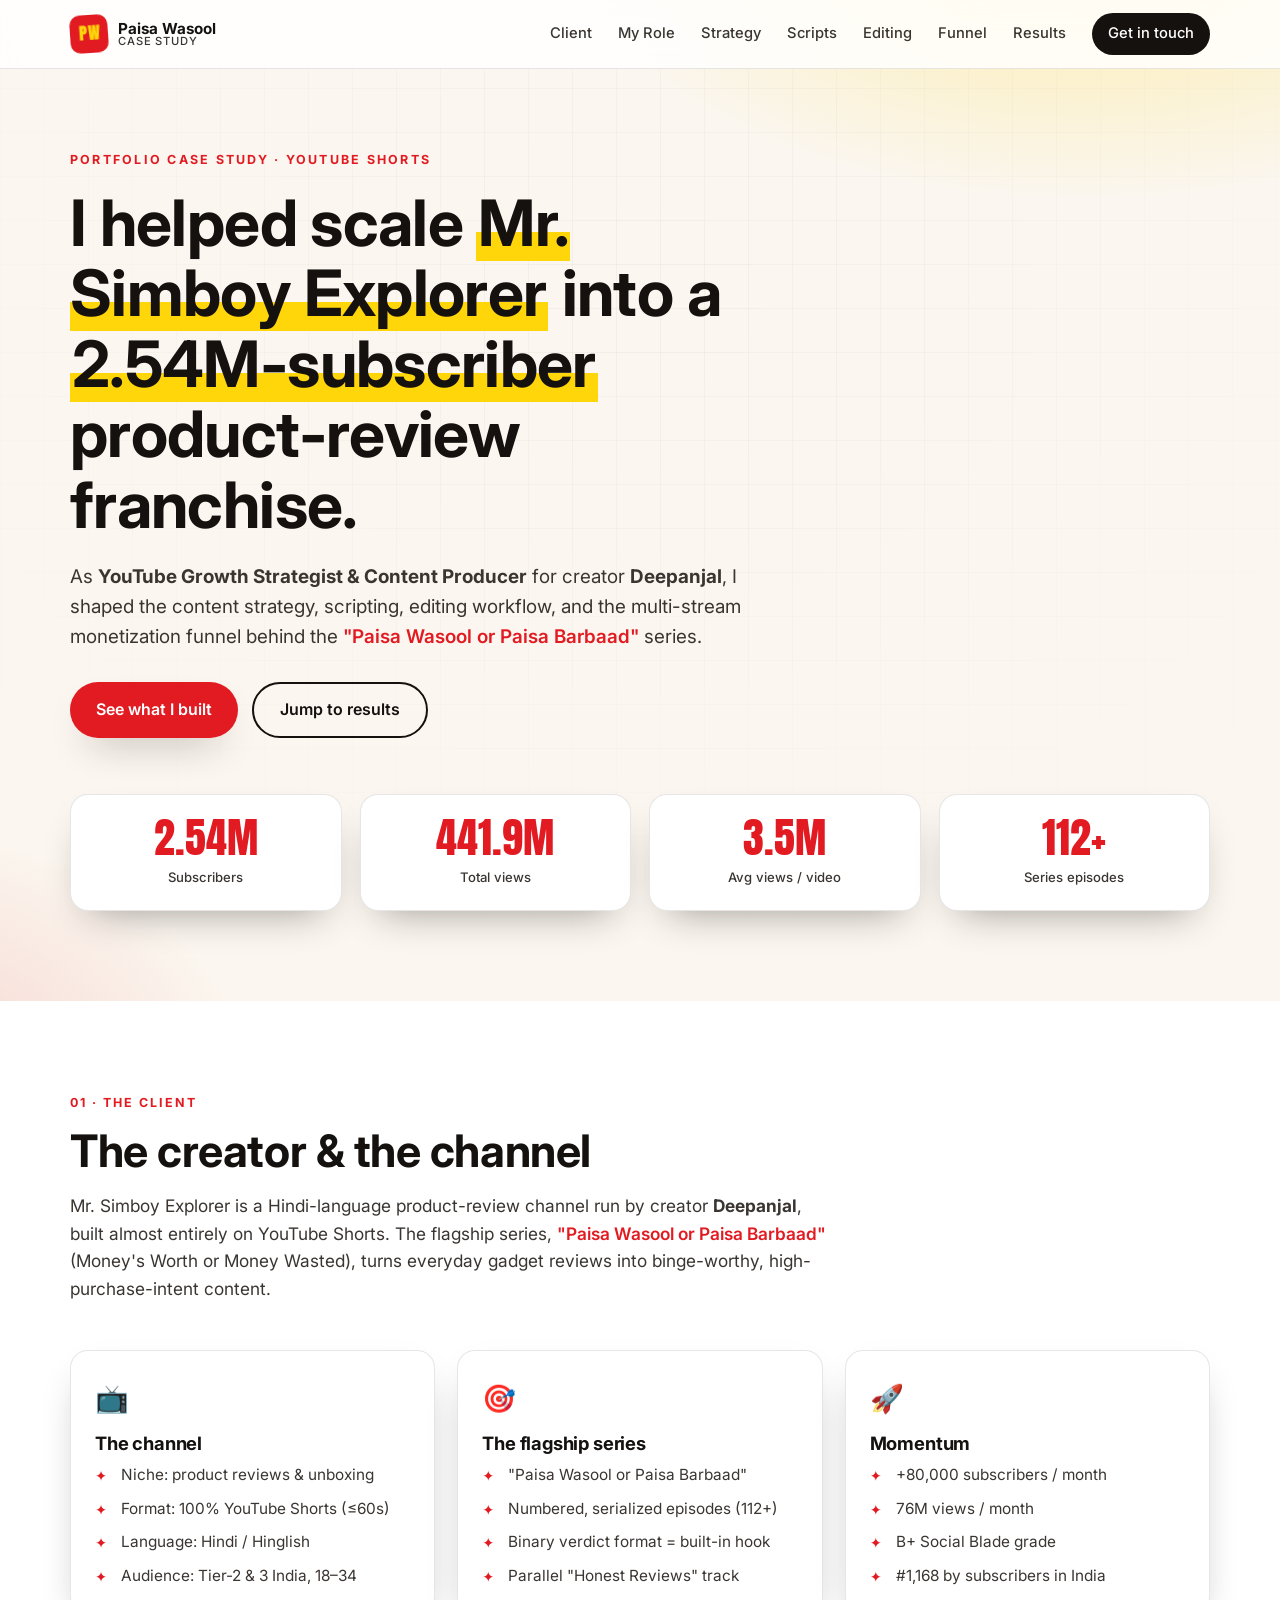
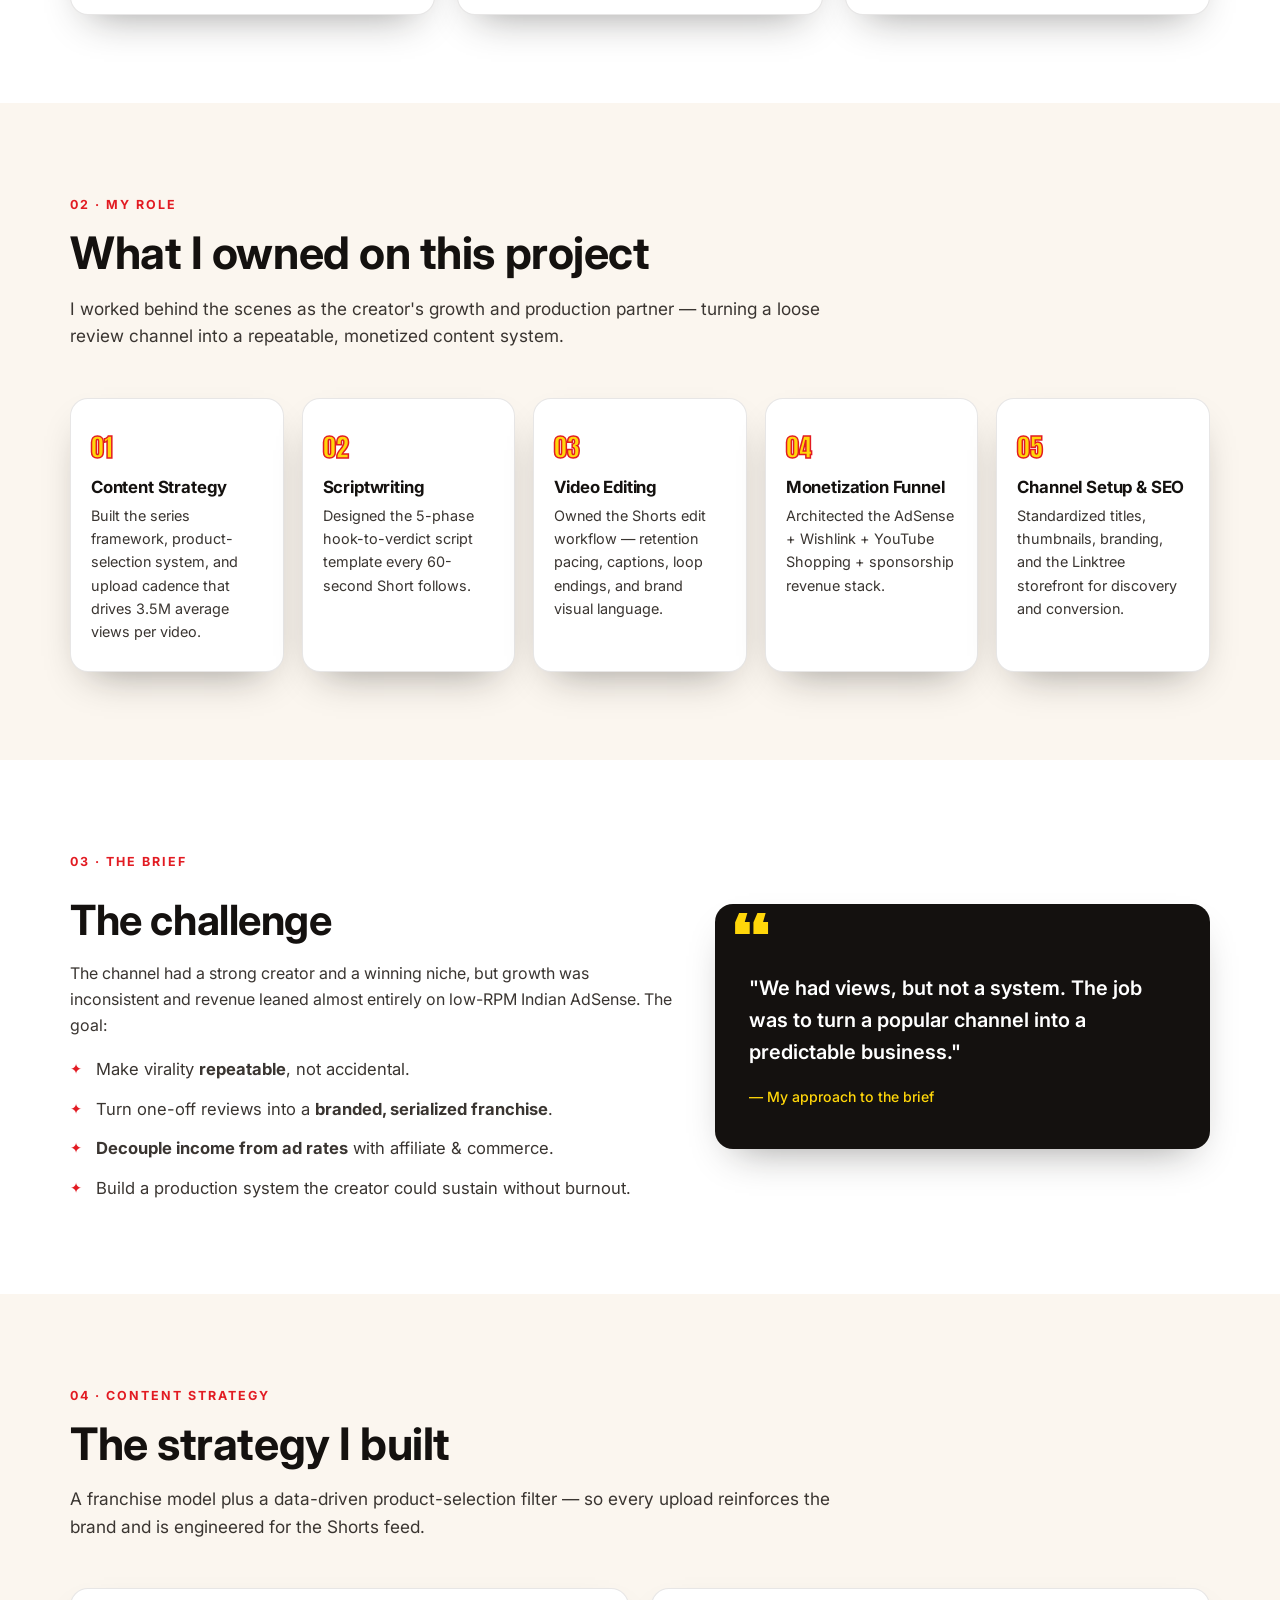
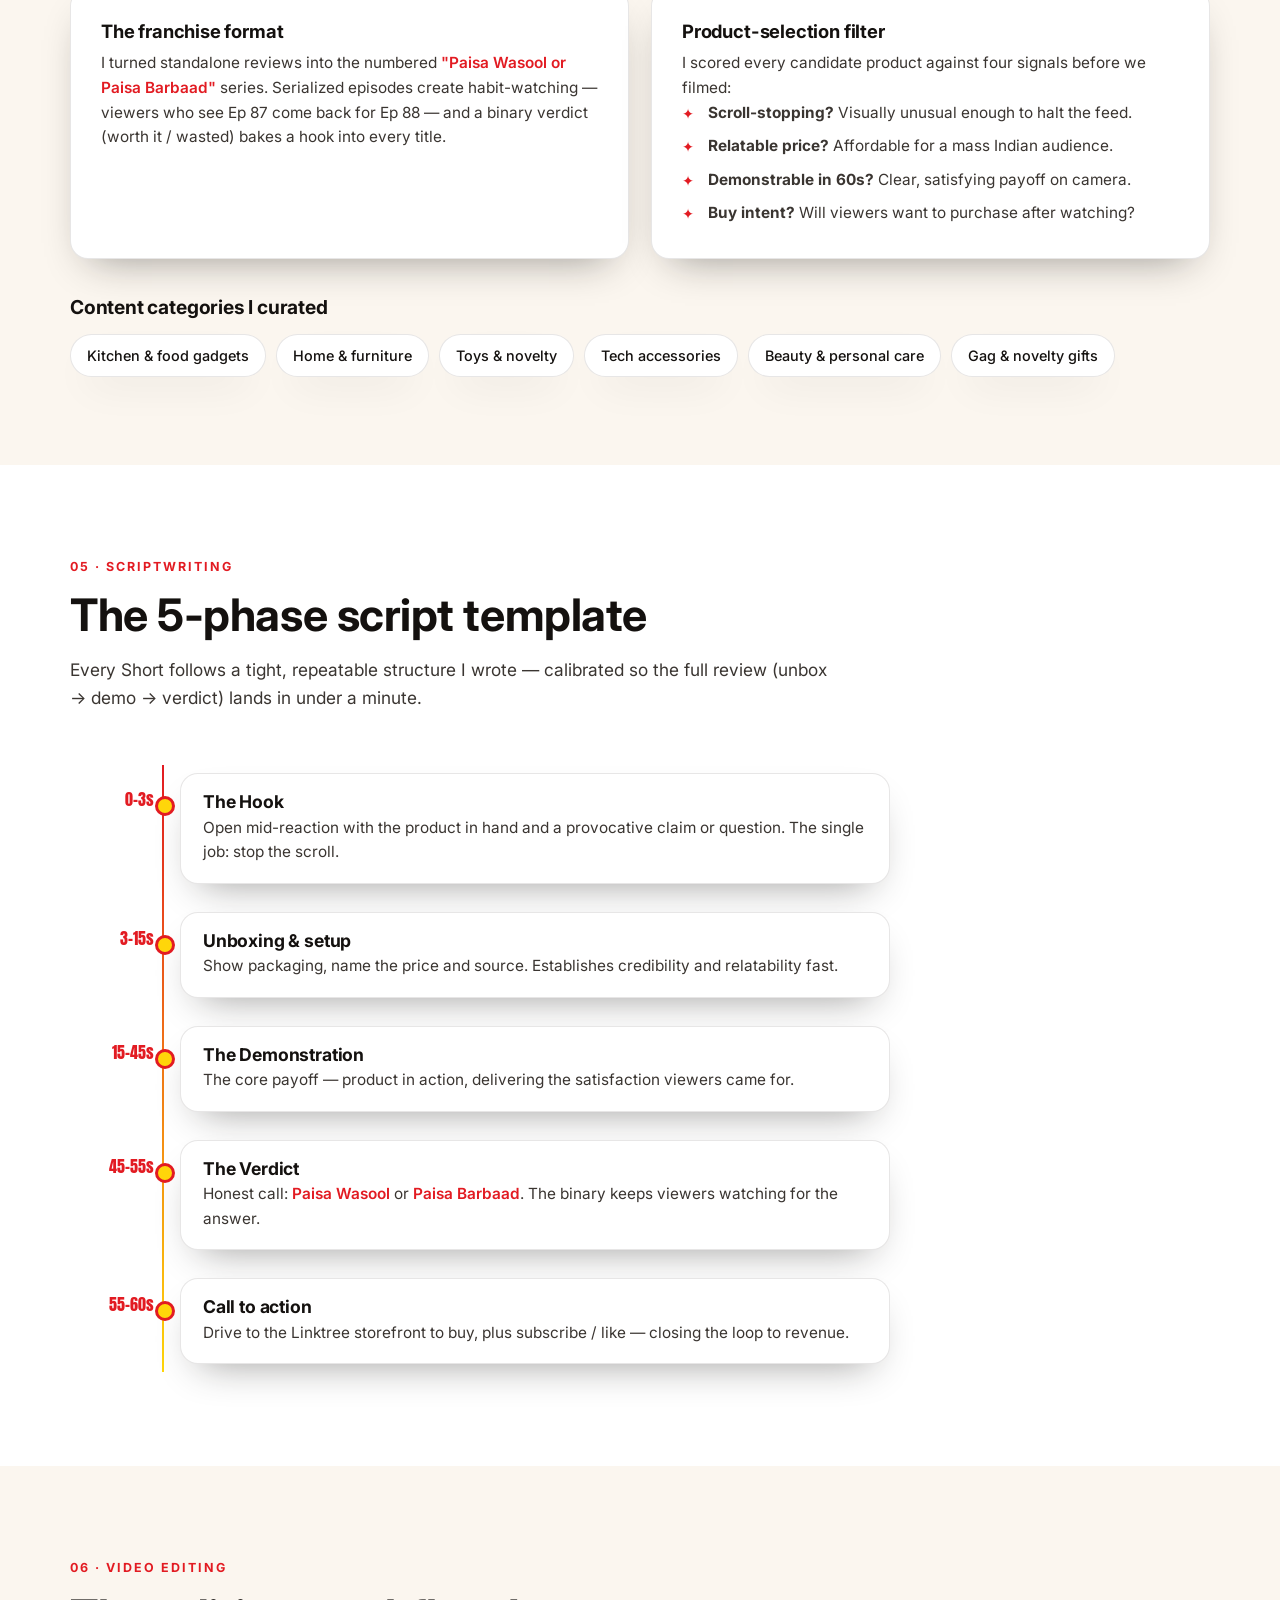
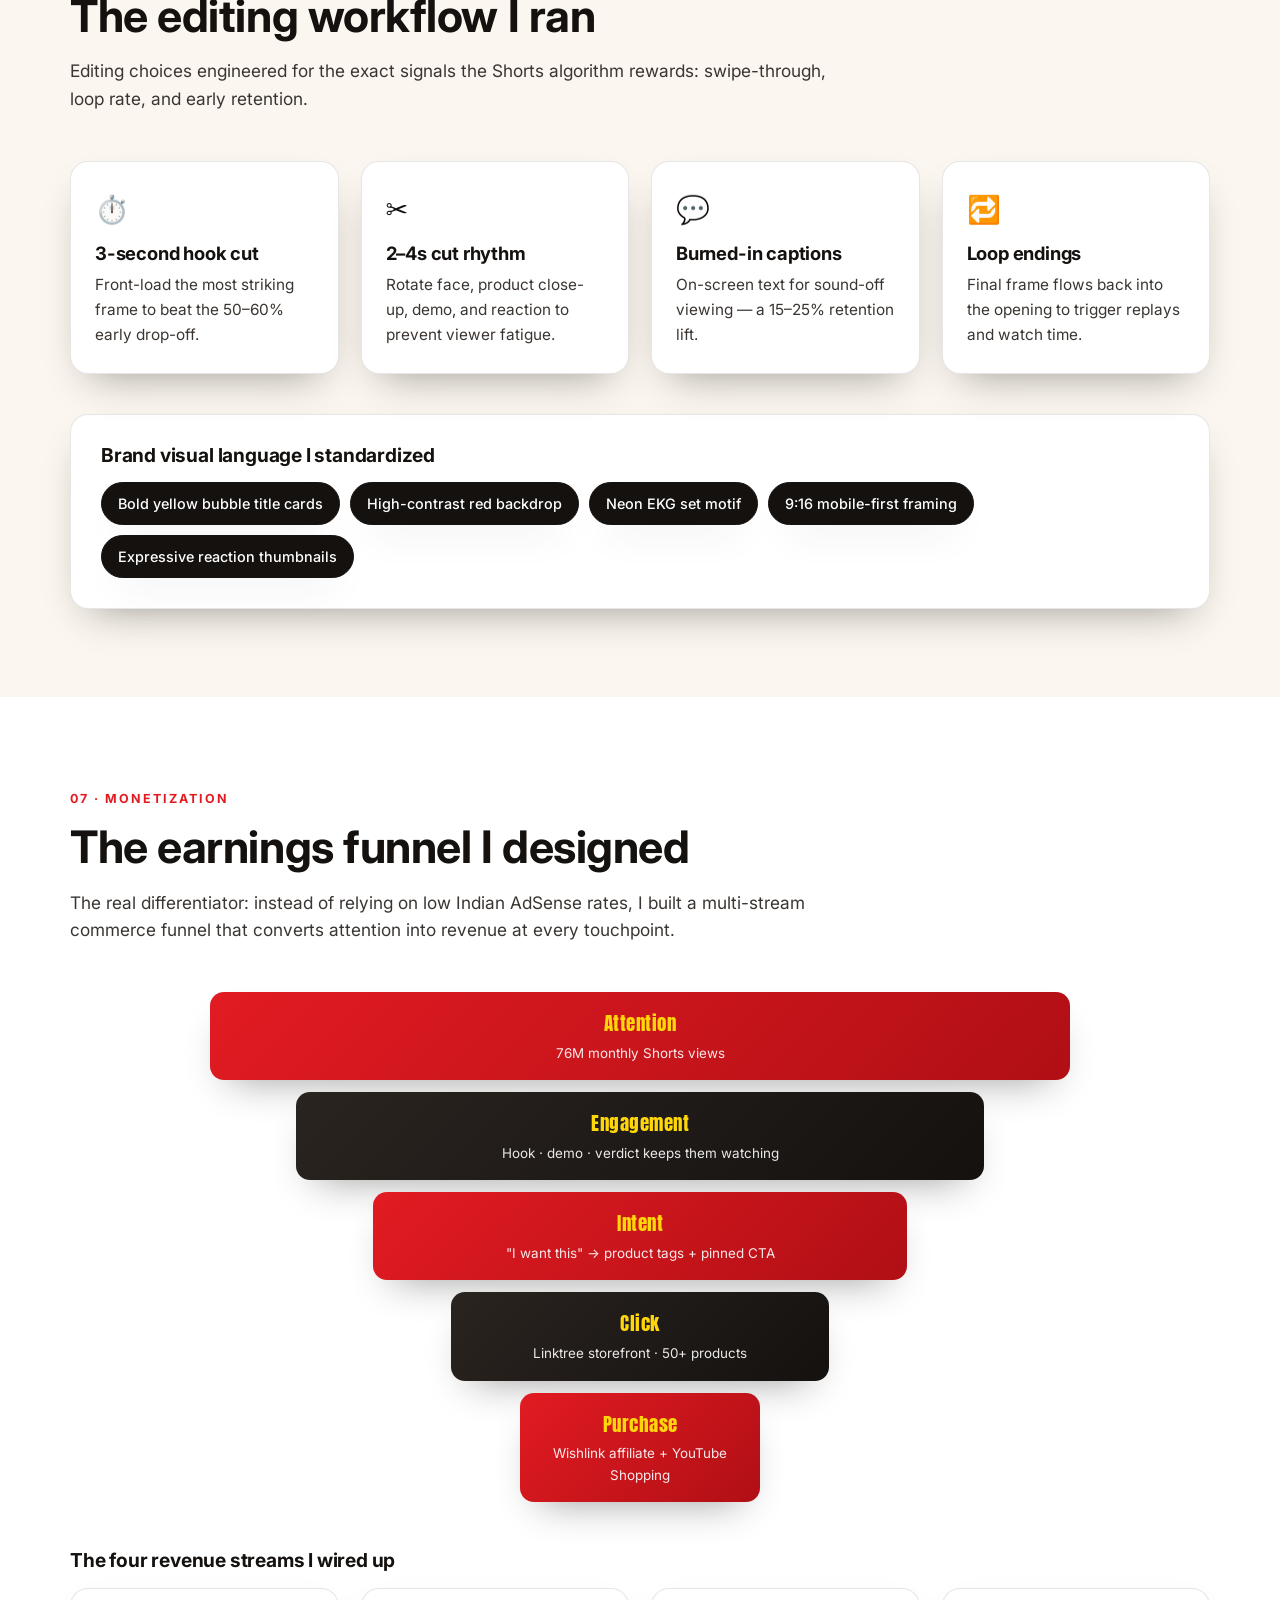
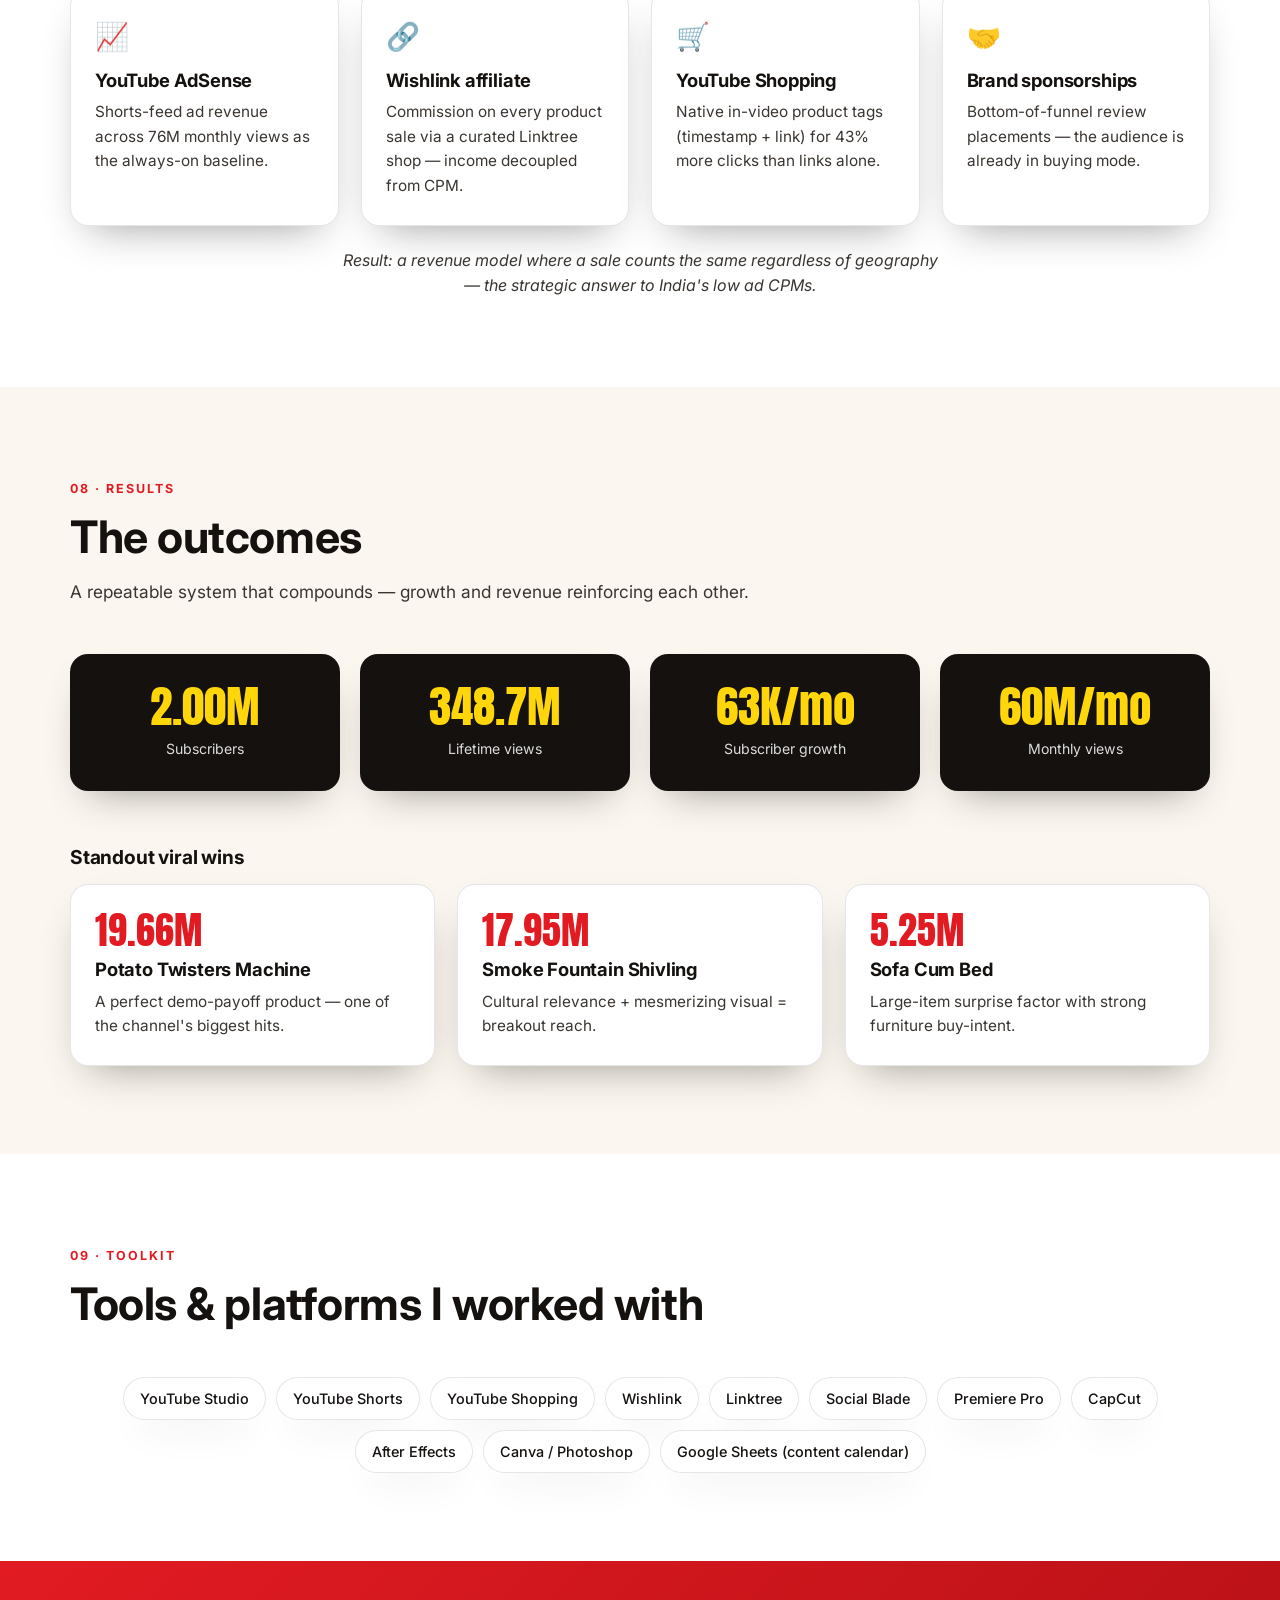
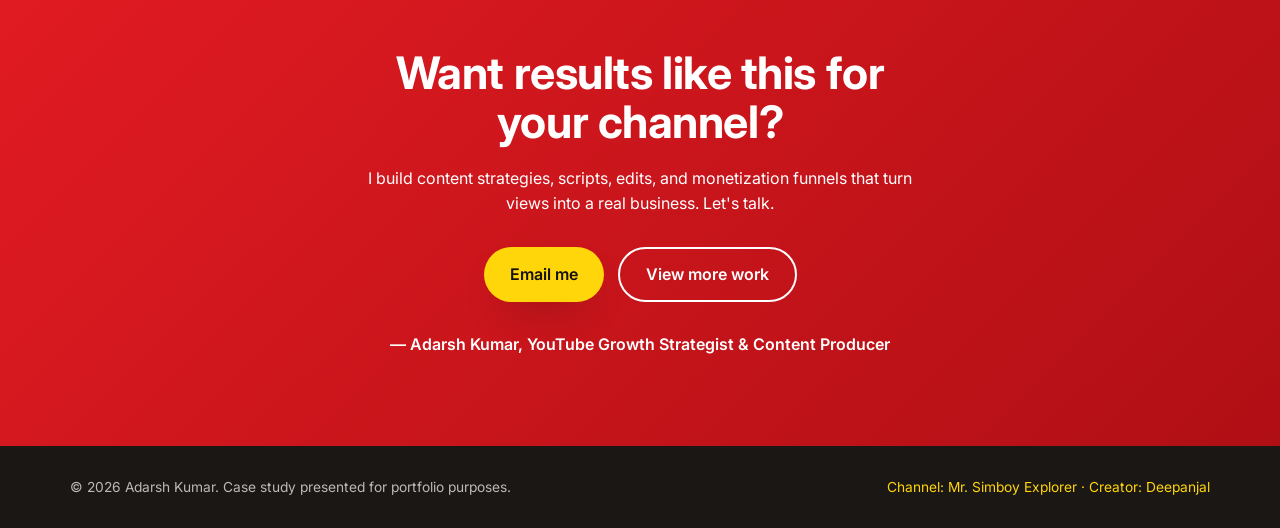
<file: case-study-mr-simboy-explorer/index.html>
<!DOCTYPE html>
<html lang="en">
<head>
  <meta charset="UTF-8" />
  <meta name="viewport" content="width=device-width, initial-scale=1.0" />
  <title>Case Study — Mr. Simboy Explorer | YouTube Growth Strategist Portfolio</title>
  <meta name="description" content="Portfolio case study: how I helped scale Mr. Simboy Explorer to 2.54M subscribers through content strategy, scriptwriting, editing, and a multi-stream monetization funnel." />
  <link rel="preconnect" href="https://fonts.googleapis.com" />
  <link rel="preconnect" href="https://fonts.gstatic.com" crossorigin />
  <link href="https://fonts.googleapis.com/css2?family=Inter:wght@400;500;600;700&family=Anton&display=swap" rel="stylesheet" />
  <style>
    /* ===========================================================
       Mr. Simboy Explorer — Portfolio Case Study (single file)
       =========================================================== */
    :root {
      --red: #e21b22;
      --red-dark: #b00f15;
      --yellow: #ffd60a;
      --ink: #14110f;
      --ink-soft: #3a3531;
      --paper: #ffffff;
      --paper-alt: #fbf6ef;
      --paper-dark: #1b1714;
      --line: rgba(20, 17, 15, 0.1);
      --shadow: 0 18px 40px -20px rgba(20, 17, 15, 0.45);
      --radius: 18px;
      --maxw: 1140px;
      --ease: cubic-bezier(0.22, 1, 0.36, 1);
    }
    * { box-sizing: border-box; margin: 0; padding: 0; }
    html { scroll-behavior: smooth; scroll-padding-top: 84px; }
    body {
      font-family: "Inter", system-ui, sans-serif;
      color: var(--ink); background: var(--paper);
      line-height: 1.6; -webkit-font-smoothing: antialiased;
    }
    .container { width: min(100% - 40px, var(--maxw)); margin-inline: auto; }
    h1, h2, h3 { line-height: 1.1; letter-spacing: -0.01em; }
    a { color: inherit; text-decoration: none; }
    em { font-style: normal; color: var(--red); font-weight: 600; }

    /* ---------- NAV ---------- */
    .nav {
      position: fixed; inset: 0 0 auto 0; z-index: 50;
      background: rgba(255, 255, 255, 0.82); backdrop-filter: blur(12px);
      border-bottom: 1px solid var(--line); transition: box-shadow 0.3s var(--ease);
    }
    .nav.is-scrolled { box-shadow: 0 6px 24px -16px rgba(0,0,0,0.4); }
    .nav__inner { display: flex; align-items: center; justify-content: space-between; height: 68px; }
    .brand { display: flex; align-items: center; gap: 10px; font-weight: 700; }
    .brand__mark {
      display: grid; place-items: center; width: 38px; height: 38px;
      background: var(--red); color: var(--yellow); font-family: "Anton", sans-serif;
      border-radius: 10px; transform: rotate(-4deg); letter-spacing: 0.5px;
    }
    .brand__text { font-size: 0.95rem; line-height: 1; }
    .brand__text small { display: block; font-weight: 500; color: var(--ink-soft); font-size: 0.7rem; letter-spacing: 0.08em; text-transform: uppercase; }
    .nav__links { display: flex; align-items: center; gap: 26px; }
    .nav__links a { font-size: 0.92rem; font-weight: 500; color: var(--ink-soft); transition: color 0.2s; }
    .nav__links a:hover { color: var(--red); }
    .nav__cta { background: var(--ink); color: #fff !important; padding: 9px 16px; border-radius: 999px; font-weight: 600; }
    .nav__cta:hover { background: var(--red); }
    .nav__toggle { display: none; flex-direction: column; gap: 5px; background: none; border: 0; cursor: pointer; padding: 6px; }
    .nav__toggle span { width: 24px; height: 2px; background: var(--ink); border-radius: 2px; transition: 0.3s; }
    .nav.is-open .nav__toggle span:nth-child(1) { transform: translateY(7px) rotate(45deg); }
    .nav.is-open .nav__toggle span:nth-child(2) { opacity: 0; }
    .nav.is-open .nav__toggle span:nth-child(3) { transform: translateY(-7px) rotate(-45deg); }

    /* ---------- HERO ---------- */
    .hero { position: relative; padding: 150px 0 90px; overflow: hidden; }
    .hero__bg {
      position: absolute; inset: 0; z-index: -1;
      background:
        radial-gradient(900px 500px at 85% -10%, rgba(255, 214, 10, 0.35), transparent 60%),
        radial-gradient(700px 500px at -10% 110%, rgba(226, 27, 34, 0.18), transparent 55%),
        var(--paper-alt);
    }
    .hero__bg::after {
      content: ""; position: absolute; inset: 0;
      background-image: linear-gradient(var(--line) 1px, transparent 1px), linear-gradient(90deg, var(--line) 1px, transparent 1px);
      background-size: 44px 44px; opacity: 0.35; mask-image: radial-gradient(70% 70% at 50% 30%, #000, transparent);
    }
    .eyebrow { font-weight: 700; letter-spacing: 0.18em; font-size: 0.78rem; color: var(--red); margin-bottom: 18px; }
    .hero__title { font-size: clamp(2.2rem, 5.2vw, 4rem); font-weight: 700; max-width: 16ch; }
    .hl { background: linear-gradient(180deg, transparent 62%, var(--yellow) 62%); padding: 0 2px; }
    .hero__sub { margin-top: 22px; max-width: 60ch; font-size: clamp(1rem, 1.6vw, 1.18rem); color: var(--ink-soft); }
    .hero__cta { display: flex; flex-wrap: wrap; gap: 14px; margin-top: 30px; }
    .btn { display: inline-flex; align-items: center; justify-content: center; padding: 13px 26px; border-radius: 999px; font-weight: 600; transition: transform 0.2s var(--ease), box-shadow 0.2s, background 0.2s; }
    .btn--primary { background: var(--red); color: #fff; box-shadow: var(--shadow); }
    .btn--primary:hover { transform: translateY(-2px); background: var(--red-dark); }
    .btn--ghost { border: 2px solid var(--ink); color: var(--ink); }
    .btn--ghost:hover { background: var(--ink); color: #fff; transform: translateY(-2px); }
    .hero__stats { display: grid; grid-template-columns: repeat(4, 1fr); gap: 18px; margin-top: 56px; }
    .stat { background: #fff; border: 1px solid var(--line); border-radius: var(--radius); padding: 22px 18px; text-align: center; box-shadow: var(--shadow); }
    .stat__num { display: block; font-family: "Anton", sans-serif; font-size: clamp(1.7rem, 4vw, 2.6rem); color: var(--red); line-height: 1; }
    .stat__label { display: block; margin-top: 8px; font-size: 0.82rem; color: var(--ink-soft); font-weight: 500; }

    /* ---------- SECTION SHELL ---------- */
    .section { padding: 88px 0; }
    .section--alt { background: var(--paper-alt); }
    .section__head { max-width: 760px; margin-bottom: 48px; }
    .kicker { display: inline-block; font-weight: 700; font-size: 0.78rem; letter-spacing: 0.16em; color: var(--red); text-transform: uppercase; margin-bottom: 14px; }
    .section__head h2 { font-size: clamp(1.8rem, 3.6vw, 2.8rem); font-weight: 700; }
    .lead { margin-top: 16px; font-size: 1.08rem; color: var(--ink-soft); }

    /* ---------- CARDS ---------- */
    .cards { display: grid; gap: 22px; }
    .cards--2 { grid-template-columns: repeat(2, 1fr); }
    .cards--3 { grid-template-columns: repeat(3, 1fr); }
    .cards--4 { grid-template-columns: repeat(4, 1fr); }
    .card { background: #fff; border: 1px solid var(--line); border-radius: var(--radius); padding: 26px 24px; box-shadow: var(--shadow); transition: transform 0.25s var(--ease), border-color 0.25s; }
    .card:hover { transform: translateY(-4px); border-color: var(--yellow); }
    .card__icon { font-size: 1.7rem; margin-bottom: 12px; }
    .card h3 { font-size: 1.15rem; margin-bottom: 10px; }
    .card p { color: var(--ink-soft); font-size: 0.96rem; }
    .card--feature { padding: 32px 30px; }
    .card__big { display: block; font-family: "Anton", sans-serif; font-size: 2.4rem; color: var(--red); line-height: 1; margin-bottom: 10px; }
    .ticks { list-style: none; display: grid; gap: 9px; }
    .ticks li { position: relative; padding-left: 26px; color: var(--ink-soft); font-size: 0.96rem; }
    .ticks li::before { content: "\2726"; position: absolute; left: 0; color: var(--red); font-size: 0.9rem; top: 1px; }
    .ticks--lg li { font-size: 1.04rem; margin-bottom: 4px; }

    /* ---------- PILLARS ---------- */
    .pillars { display: grid; grid-template-columns: repeat(5, 1fr); gap: 18px; }
    .pillar { position: relative; background: #fff; border: 1px solid var(--line); border-radius: var(--radius); padding: 28px 20px; box-shadow: var(--shadow); transition: transform 0.25s var(--ease); }
    .pillar:hover { transform: translateY(-4px); }
    .pillar__no { font-family: "Anton", sans-serif; font-size: 1.6rem; color: var(--yellow); -webkit-text-stroke: 1.5px var(--red); }
    .pillar h3 { margin: 10px 0 8px; font-size: 1.05rem; }
    .pillar p { font-size: 0.9rem; color: var(--ink-soft); }

    /* ---------- SPLIT ---------- */
    .split { display: grid; grid-template-columns: 1.1fr 0.9fr; gap: 40px; align-items: center; }
    .split h2 { font-size: clamp(1.8rem, 3.4vw, 2.6rem); margin: 12px 0 18px; }
    .split p { color: var(--ink-soft); margin-bottom: 18px; }
    .quote { background: var(--ink); color: #fff; border-radius: var(--radius); padding: 40px 34px; box-shadow: var(--shadow); position: relative; }
    .quote::before { content: "\201C"; font-family: "Anton", sans-serif; font-size: 5rem; color: var(--yellow); position: absolute; top: 4px; left: 18px; line-height: 1; }
    .quote p { font-size: 1.25rem; font-weight: 600; color: #fff; padding-top: 28px; }
    .quote span { display: block; margin-top: 16px; color: var(--yellow); font-size: 0.88rem; font-weight: 500; }

    /* ---------- CATEGORIES / CHIPS ---------- */
    .categories { margin-top: 38px; }
    .categories__title, .brandbar h3, .revenue__title, .highlights__title { font-size: 1.2rem; margin-bottom: 16px; }
    .chips { display: flex; flex-wrap: wrap; gap: 10px; }
    .chips--center { justify-content: center; }
    .chip { background: #fff; border: 1px solid var(--line); border-radius: 999px; padding: 9px 16px; font-size: 0.9rem; font-weight: 500; box-shadow: var(--shadow); }
    .chip--brand { background: var(--ink); color: #fff; border-color: var(--ink); }

    /* ---------- TIMELINE (scripts) ---------- */
    .timeline { list-style: none; max-width: 820px; position: relative; }
    .timeline::before { content: ""; position: absolute; left: 92px; top: 6px; bottom: 6px; width: 2px; background: linear-gradient(var(--red), var(--yellow)); }
    .timeline__item { display: grid; grid-template-columns: 84px 1fr; gap: 26px; padding: 14px 0; align-items: start; }
    .timeline__time { font-family: "Anton", sans-serif; color: var(--red); font-size: 1rem; text-align: right; padding-top: 14px; }
    .timeline__body { position: relative; background: #fff; border: 1px solid var(--line); border-radius: var(--radius); padding: 18px 22px; box-shadow: var(--shadow); }
    .timeline__body::before { content: ""; position: absolute; left: -26px; top: 22px; width: 14px; height: 14px; border-radius: 50%; background: var(--yellow); border: 3px solid var(--red); }
    .timeline__body h3 { font-size: 1.1rem; margin-bottom: 4px; }
    .timeline__body p { color: var(--ink-soft); font-size: 0.96rem; }

    /* ---------- BRAND BAR ---------- */
    .brandbar { margin-top: 40px; padding: 30px; background: #fff; border: 1px solid var(--line); border-radius: var(--radius); box-shadow: var(--shadow); }

    /* ---------- FUNNEL ---------- */
    .funnel { display: grid; gap: 12px; max-width: 860px; margin: 0 auto 48px; }
    .funnel__stage { display: flex; justify-content: center; }
    .funnel__label { width: var(--w); min-width: 240px; background: linear-gradient(135deg, var(--red), var(--red-dark)); color: #fff; border-radius: 14px; padding: 16px 22px; text-align: center; box-shadow: var(--shadow); transition: transform 0.2s var(--ease); }
    .funnel__stage:nth-child(even) .funnel__label { background: linear-gradient(135deg, #2a2420, var(--ink)); }
    .funnel__label:hover { transform: scale(1.02); }
    .funnel__label span { display: block; font-family: "Anton", sans-serif; font-size: 1.2rem; color: var(--yellow); letter-spacing: 0.5px; }
    .funnel__label small { display: block; margin-top: 4px; font-size: 0.84rem; opacity: 0.9; }
    .revenue__note { margin-top: 22px; text-align: center; color: var(--ink-soft); font-style: italic; max-width: 60ch; margin-inline: auto; }

    /* ---------- RESULTS ---------- */
    .results { display: grid; grid-template-columns: repeat(4, 1fr); gap: 20px; margin-bottom: 56px; }
    .result { background: var(--ink); color: #fff; border-radius: var(--radius); padding: 30px 18px; text-align: center; box-shadow: var(--shadow); }
    .result__num { display: block; font-family: "Anton", sans-serif; font-size: clamp(1.8rem, 4vw, 2.8rem); color: var(--yellow); line-height: 1; }
    .result__label { display: block; margin-top: 10px; font-size: 0.88rem; opacity: 0.85; }
    .highlights { margin-top: 10px; }

    /* ---------- CTA ---------- */
    .section--cta { background: linear-gradient(135deg, var(--red), var(--red-dark)); color: #fff; text-align: center; }
    .cta h2 { font-size: clamp(1.8rem, 4vw, 2.8rem); max-width: 18ch; margin-inline: auto; }
    .cta p { margin: 18px auto 0; max-width: 56ch; opacity: 0.95; }
    .cta__actions { display: flex; gap: 14px; justify-content: center; margin-top: 30px; flex-wrap: wrap; }
    .section--cta .btn--primary { background: var(--yellow); color: var(--ink); }
    .section--cta .btn--primary:hover { background: #fff; }
    .section--cta .btn--ghost { border-color: #fff; color: #fff; }
    .section--cta .btn--ghost:hover { background: #fff; color: var(--red); }
    .cta__name { margin-top: 30px !important; font-weight: 600; opacity: 1 !important; }

    /* ---------- FOOTER ---------- */
    .footer { background: var(--paper-dark); color: rgba(255,255,255,0.7); padding: 30px 0; }
    .footer__inner { display: flex; justify-content: space-between; flex-wrap: wrap; gap: 8px; font-size: 0.86rem; }
    .footer__note { color: var(--yellow); }

    /* ---------- REVEAL ANIMATION ---------- */
    .reveal { opacity: 0; transform: translateY(24px); transition: opacity 0.6s var(--ease), transform 0.6s var(--ease); }
    .reveal.is-visible { opacity: 1; transform: none; }

    /* ---------- RESPONSIVE ---------- */
    @media (max-width: 960px) {
      .cards--4 { grid-template-columns: repeat(2, 1fr); }
      .pillars { grid-template-columns: repeat(2, 1fr); }
      .results { grid-template-columns: repeat(2, 1fr); }
      .split { grid-template-columns: 1fr; }
    }
    @media (max-width: 720px) {
      .nav__links { position: fixed; inset: 68px 0 auto 0; flex-direction: column; align-items: flex-start; gap: 4px; background: #fff; padding: 16px 20px 24px; border-bottom: 1px solid var(--line); transform: translateY(-120%); transition: transform 0.35s var(--ease); box-shadow: var(--shadow); }
      .nav.is-open .nav__links { transform: none; }
      .nav__links a { width: 100%; padding: 10px 0; }
      .nav__cta { width: 100%; text-align: center; }
      .nav__toggle { display: flex; }
      .hero__stats { grid-template-columns: repeat(2, 1fr); }
      .cards--2, .cards--3 { grid-template-columns: 1fr; }
    }
    @media (max-width: 460px) {
      .cards--4 { grid-template-columns: 1fr; }
      .pillars { grid-template-columns: 1fr; }
      .results { grid-template-columns: 1fr; }
      .hero__stats { grid-template-columns: 1fr; }
      .timeline::before { left: 70px; }
      .timeline__item { grid-template-columns: 62px 1fr; gap: 18px; }
    }
    @media (prefers-reduced-motion: reduce) {
      .reveal { opacity: 1; transform: none; transition: none; }
      html { scroll-behavior: auto; }
    }
  </style>
</head>
<body>

  <!-- NAV -->
  <header class="nav" id="nav">
    <div class="container nav__inner">
      <a href="#top" class="brand">
        <span class="brand__mark">PW</span>
        <span class="brand__text">Paisa&nbsp;Wasool <small>Case Study</small></span>
      </a>
      <nav class="nav__links" id="navLinks">
        <a href="#overview">Client</a>
        <a href="#role">My Role</a>
        <a href="#strategy">Strategy</a>
        <a href="#script">Scripts</a>
        <a href="#editing">Editing</a>
        <a href="#funnel">Funnel</a>
        <a href="#results">Results</a>
        <a href="#contact" class="nav__cta">Get in touch</a>
      </nav>
      <button class="nav__toggle" id="navToggle" aria-label="Toggle menu">
        <span></span><span></span><span></span>
      </button>
    </div>
  </header>

  <!-- HERO -->
  <section class="hero" id="top">
    <div class="hero__bg"></div>
    <div class="container hero__inner">
      <p class="eyebrow reveal">PORTFOLIO CASE STUDY &middot; YOUTUBE SHORTS</p>
      <h1 class="hero__title reveal">
        I helped scale <span class="hl">Mr. Simboy Explorer</span> into a
        <span class="hl">2.54M-subscriber</span> product-review franchise.
      </h1>
      <p class="hero__sub reveal">
        As <strong>YouTube Growth Strategist &amp; Content Producer</strong> for creator
        <strong>Deepanjal</strong>, I shaped the content strategy, scripting, editing workflow,
        and the multi-stream monetization funnel behind the
        <em>"Paisa Wasool or Paisa Barbaad"</em> series.
      </p>
      <div class="hero__cta reveal">
        <a href="#strategy" class="btn btn--primary">See what I built</a>
        <a href="#results" class="btn btn--ghost">Jump to results</a>
      </div>
      <div class="hero__stats reveal">
        <div class="stat"><span class="stat__num" data-count="2.54" data-suffix="M">0</span><span class="stat__label">Subscribers</span></div>
        <div class="stat"><span class="stat__num" data-count="441.9" data-suffix="M">0</span><span class="stat__label">Total views</span></div>
        <div class="stat"><span class="stat__num" data-count="3.5" data-suffix="M">0</span><span class="stat__label">Avg views / video</span></div>
        <div class="stat"><span class="stat__num" data-count="112" data-suffix="+">0</span><span class="stat__label">Series episodes</span></div>
      </div>
    </div>
  </section>

  <!-- CLIENT OVERVIEW -->
  <section class="section" id="overview">
    <div class="container">
      <div class="section__head reveal">
        <span class="kicker">01 &middot; The Client</span>
        <h2>The creator &amp; the channel</h2>
        <p class="lead">
          Mr. Simboy Explorer is a Hindi-language product-review channel run by creator
          <strong>Deepanjal</strong>, built almost entirely on YouTube Shorts. The flagship series,
          <em>"Paisa Wasool or Paisa Barbaad"</em> (Money's Worth or Money Wasted), turns everyday
          gadget reviews into binge-worthy, high-purchase-intent content.
        </p>
      </div>
      <div class="cards cards--3">
        <article class="card reveal">
          <div class="card__icon">&#128250;</div>
          <h3>The channel</h3>
          <ul class="ticks">
            <li>Niche: product reviews &amp; unboxing</li>
            <li>Format: 100% YouTube Shorts (&le;60s)</li>
            <li>Language: Hindi / Hinglish</li>
            <li>Audience: Tier-2 &amp; 3 India, 18&ndash;34</li>
          </ul>
        </article>
        <article class="card reveal">
          <div class="card__icon">&#127919;</div>
          <h3>The flagship series</h3>
          <ul class="ticks">
            <li>"Paisa Wasool or Paisa Barbaad"</li>
            <li>Numbered, serialized episodes (112+)</li>
            <li>Binary verdict format = built-in hook</li>
            <li>Parallel "Honest Reviews" track</li>
          </ul>
        </article>
        <article class="card reveal">
          <div class="card__icon">&#128640;</div>
          <h3>Momentum</h3>
          <ul class="ticks">
            <li>+80,000 subscribers / month</li>
            <li>76M views / month</li>
            <li>B+ Social Blade grade</li>
            <li>#1,168 by subscribers in India</li>
          </ul>
        </article>
      </div>
    </div>
  </section>

  <!-- MY ROLE -->
  <section class="section section--alt" id="role">
    <div class="container">
      <div class="section__head reveal">
        <span class="kicker">02 &middot; My Role</span>
        <h2>What I owned on this project</h2>
        <p class="lead">
          I worked behind the scenes as the creator's growth and production partner &mdash; turning a
          loose review channel into a repeatable, monetized content system.
        </p>
      </div>
      <div class="pillars">
        <article class="pillar reveal"><span class="pillar__no">01</span><h3>Content Strategy</h3><p>Built the series framework, product-selection system, and upload cadence that drives 3.5M average views per video.</p></article>
        <article class="pillar reveal"><span class="pillar__no">02</span><h3>Scriptwriting</h3><p>Designed the 5-phase hook-to-verdict script template every 60-second Short follows.</p></article>
        <article class="pillar reveal"><span class="pillar__no">03</span><h3>Video Editing</h3><p>Owned the Shorts edit workflow &mdash; retention pacing, captions, loop endings, and brand visual language.</p></article>
        <article class="pillar reveal"><span class="pillar__no">04</span><h3>Monetization Funnel</h3><p>Architected the AdSense + Wishlink + YouTube Shopping + sponsorship revenue stack.</p></article>
        <article class="pillar reveal"><span class="pillar__no">05</span><h3>Channel Setup &amp; SEO</h3><p>Standardized titles, thumbnails, branding, and the Linktree storefront for discovery and conversion.</p></article>
      </div>
    </div>
  </section>

  <!-- THE CHALLENGE -->
  <section class="section" id="challenge">
    <div class="container">
      <div class="split">
        <div class="split__text reveal">
          <span class="kicker">03 &middot; The Brief</span>
          <h2>The challenge</h2>
          <p>The channel had a strong creator and a winning niche, but growth was inconsistent and revenue leaned almost entirely on low-RPM Indian AdSense. The goal:</p>
          <ul class="ticks ticks--lg">
            <li>Make virality <strong>repeatable</strong>, not accidental.</li>
            <li>Turn one-off reviews into a <strong>branded, serialized franchise</strong>.</li>
            <li><strong>Decouple income from ad rates</strong> with affiliate &amp; commerce.</li>
            <li>Build a production system the creator could sustain without burnout.</li>
          </ul>
        </div>
        <div class="split__panel reveal">
          <div class="quote">
            <p>"We had views, but not a system. The job was to turn a popular channel into a predictable business."</p>
            <span>&mdash; My approach to the brief</span>
          </div>
        </div>
      </div>
    </div>
  </section>

  <!-- CONTENT STRATEGY -->
  <section class="section section--alt" id="strategy">
    <div class="container">
      <div class="section__head reveal">
        <span class="kicker">04 &middot; Content Strategy</span>
        <h2>The strategy I built</h2>
        <p class="lead">A franchise model plus a data-driven product-selection filter &mdash; so every upload reinforces the brand and is engineered for the Shorts feed.</p>
      </div>
      <div class="cards cards--2">
        <article class="card card--feature reveal">
          <h3>The franchise format</h3>
          <p>I turned standalone reviews into the numbered <em>"Paisa Wasool or Paisa Barbaad"</em> series. Serialized episodes create habit-watching &mdash; viewers who see Ep 87 come back for Ep 88 &mdash; and a binary verdict (worth it / wasted) bakes a hook into every title.</p>
        </article>
        <article class="card card--feature reveal">
          <h3>Product-selection filter</h3>
          <p>I scored every candidate product against four signals before we filmed:</p>
          <ul class="ticks">
            <li><strong>Scroll-stopping?</strong> Visually unusual enough to halt the feed.</li>
            <li><strong>Relatable price?</strong> Affordable for a mass Indian audience.</li>
            <li><strong>Demonstrable in 60s?</strong> Clear, satisfying payoff on camera.</li>
            <li><strong>Buy intent?</strong> Will viewers want to purchase after watching?</li>
          </ul>
        </article>
      </div>
      <div class="categories reveal">
        <h3 class="categories__title">Content categories I curated</h3>
        <div class="chips">
          <span class="chip">Kitchen &amp; food gadgets</span>
          <span class="chip">Home &amp; furniture</span>
          <span class="chip">Toys &amp; novelty</span>
          <span class="chip">Tech accessories</span>
          <span class="chip">Beauty &amp; personal care</span>
          <span class="chip">Gag &amp; novelty gifts</span>
        </div>
      </div>
    </div>
  </section>

  <!-- SCRIPTWRITING -->
  <section class="section" id="script">
    <div class="container">
      <div class="section__head reveal">
        <span class="kicker">05 &middot; Scriptwriting</span>
        <h2>The 5-phase script template</h2>
        <p class="lead">Every Short follows a tight, repeatable structure I wrote &mdash; calibrated so the full review (unbox &rarr; demo &rarr; verdict) lands in under a minute.</p>
      </div>
      <ol class="timeline">
        <li class="timeline__item reveal"><span class="timeline__time">0&ndash;3s</span><div class="timeline__body"><h3>The Hook</h3><p>Open mid-reaction with the product in hand and a provocative claim or question. The single job: stop the scroll.</p></div></li>
        <li class="timeline__item reveal"><span class="timeline__time">3&ndash;15s</span><div class="timeline__body"><h3>Unboxing &amp; setup</h3><p>Show packaging, name the price and source. Establishes credibility and relatability fast.</p></div></li>
        <li class="timeline__item reveal"><span class="timeline__time">15&ndash;45s</span><div class="timeline__body"><h3>The Demonstration</h3><p>The core payoff &mdash; product in action, delivering the satisfaction viewers came for.</p></div></li>
        <li class="timeline__item reveal"><span class="timeline__time">45&ndash;55s</span><div class="timeline__body"><h3>The Verdict</h3><p>Honest call: <em>Paisa Wasool</em> or <em>Paisa Barbaad</em>. The binary keeps viewers watching for the answer.</p></div></li>
        <li class="timeline__item reveal"><span class="timeline__time">55&ndash;60s</span><div class="timeline__body"><h3>Call to action</h3><p>Drive to the Linktree storefront to buy, plus subscribe / like &mdash; closing the loop to revenue.</p></div></li>
      </ol>
    </div>
  </section>

  <!-- EDITING -->
  <section class="section section--alt" id="editing">
    <div class="container">
      <div class="section__head reveal">
        <span class="kicker">06 &middot; Video Editing</span>
        <h2>The editing workflow I ran</h2>
        <p class="lead">Editing choices engineered for the exact signals the Shorts algorithm rewards: swipe-through, loop rate, and early retention.</p>
      </div>
      <div class="cards cards--4">
        <article class="card reveal"><div class="card__icon">&#9201;&#65039;</div><h3>3-second hook cut</h3><p>Front-load the most striking frame to beat the 50&ndash;60% early drop-off.</p></article>
        <article class="card reveal"><div class="card__icon">&#9986;&#65039;</div><h3>2&ndash;4s cut rhythm</h3><p>Rotate face, product close-up, demo, and reaction to prevent viewer fatigue.</p></article>
        <article class="card reveal"><div class="card__icon">&#128172;</div><h3>Burned-in captions</h3><p>On-screen text for sound-off viewing &mdash; a 15&ndash;25% retention lift.</p></article>
        <article class="card reveal"><div class="card__icon">&#128257;</div><h3>Loop endings</h3><p>Final frame flows back into the opening to trigger replays and watch time.</p></article>
      </div>
      <div class="brandbar reveal">
        <h3>Brand visual language I standardized</h3>
        <div class="chips">
          <span class="chip chip--brand">Bold yellow bubble title cards</span>
          <span class="chip chip--brand">High-contrast red backdrop</span>
          <span class="chip chip--brand">Neon EKG set motif</span>
          <span class="chip chip--brand">9:16 mobile-first framing</span>
          <span class="chip chip--brand">Expressive reaction thumbnails</span>
        </div>
      </div>
    </div>
  </section>

  <!-- MONETIZATION FUNNEL -->
  <section class="section" id="funnel">
    <div class="container">
      <div class="section__head reveal">
        <span class="kicker">07 &middot; Monetization</span>
        <h2>The earnings funnel I designed</h2>
        <p class="lead">The real differentiator: instead of relying on low Indian AdSense rates, I built a multi-stream commerce funnel that converts attention into revenue at every touchpoint.</p>
      </div>
      <div class="funnel">
        <div class="funnel__stage reveal" style="--w:100%"><div class="funnel__label"><span>Attention</span><small>76M monthly Shorts views</small></div></div>
        <div class="funnel__stage reveal" style="--w:80%"><div class="funnel__label"><span>Engagement</span><small>Hook &middot; demo &middot; verdict keeps them watching</small></div></div>
        <div class="funnel__stage reveal" style="--w:62%"><div class="funnel__label"><span>Intent</span><small>"I want this" &rarr; product tags + pinned CTA</small></div></div>
        <div class="funnel__stage reveal" style="--w:44%"><div class="funnel__label"><span>Click</span><small>Linktree storefront &middot; 50+ products</small></div></div>
        <div class="funnel__stage reveal" style="--w:26%"><div class="funnel__label"><span>Purchase</span><small>Wishlink affiliate + YouTube Shopping</small></div></div>
      </div>
      <div class="revenue">
        <h3 class="revenue__title">The four revenue streams I wired up</h3>
        <div class="cards cards--4">
          <article class="card reveal"><div class="card__icon">&#128200;</div><h3>YouTube AdSense</h3><p>Shorts-feed ad revenue across 76M monthly views as the always-on baseline.</p></article>
          <article class="card reveal"><div class="card__icon">&#128279;</div><h3>Wishlink affiliate</h3><p>Commission on every product sale via a curated Linktree shop &mdash; income decoupled from CPM.</p></article>
          <article class="card reveal"><div class="card__icon">&#128722;</div><h3>YouTube Shopping</h3><p>Native in-video product tags (timestamp + link) for 43% more clicks than links alone.</p></article>
          <article class="card reveal"><div class="card__icon">&#129309;</div><h3>Brand sponsorships</h3><p>Bottom-of-funnel review placements &mdash; the audience is already in buying mode.</p></article>
        </div>
        <p class="revenue__note">Result: a revenue model where a sale counts the same regardless of geography &mdash; the strategic answer to India's low ad CPMs.</p>
      </div>
    </div>
  </section>

  <!-- RESULTS -->
  <section class="section section--alt" id="results">
    <div class="container">
      <div class="section__head reveal">
        <span class="kicker">08 &middot; Results</span>
        <h2>The outcomes</h2>
        <p class="lead">A repeatable system that compounds &mdash; growth and revenue reinforcing each other.</p>
      </div>
      <div class="results">
        <div class="result reveal"><span class="result__num" data-count="2.54" data-suffix="M">0</span><span class="result__label">Subscribers</span></div>
        <div class="result reveal"><span class="result__num" data-count="441.9" data-suffix="M">0</span><span class="result__label">Lifetime views</span></div>
        <div class="result reveal"><span class="result__num" data-count="80" data-suffix="K/mo">0</span><span class="result__label">Subscriber growth</span></div>
        <div class="result reveal"><span class="result__num" data-count="76" data-suffix="M/mo">0</span><span class="result__label">Monthly views</span></div>
      </div>
      <div class="highlights">
        <h3 class="highlights__title">Standout viral wins</h3>
        <div class="cards cards--3">
          <article class="card reveal"><span class="card__big">19.66M</span><h3>Potato Twisters Machine</h3><p>A perfect demo-payoff product &mdash; one of the channel's biggest hits.</p></article>
          <article class="card reveal"><span class="card__big">17.95M</span><h3>Smoke Fountain Shivling</h3><p>Cultural relevance + mesmerizing visual = breakout reach.</p></article>
          <article class="card reveal"><span class="card__big">5.25M</span><h3>Sofa Cum Bed</h3><p>Large-item surprise factor with strong furniture buy-intent.</p></article>
        </div>
      </div>
    </div>
  </section>

  <!-- TOOLS -->
  <section class="section" id="tools">
    <div class="container">
      <div class="section__head reveal">
        <span class="kicker">09 &middot; Toolkit</span>
        <h2>Tools &amp; platforms I worked with</h2>
      </div>
      <div class="chips chips--center reveal">
        <span class="chip">YouTube Studio</span>
        <span class="chip">YouTube Shorts</span>
        <span class="chip">YouTube Shopping</span>
        <span class="chip">Wishlink</span>
        <span class="chip">Linktree</span>
        <span class="chip">Social Blade</span>
        <span class="chip">Premiere Pro</span>
        <span class="chip">CapCut</span>
        <span class="chip">After Effects</span>
        <span class="chip">Canva / Photoshop</span>
        <span class="chip">Google Sheets (content calendar)</span>
      </div>
    </div>
  </section>

  <!-- CONTACT / CTA -->
  <section class="section section--cta" id="contact">
    <div class="container cta">
      <h2 class="reveal">Want results like this for your channel?</h2>
      <p class="reveal">I build content strategies, scripts, edits, and monetization funnels that turn views into a real business. Let's talk.</p>
      <div class="cta__actions reveal">
        <a href="mailto:uk07adarsh@gmail.com" class="btn btn--primary">Email me</a>
        <a href="#" class="btn btn--ghost">View more work</a>
      </div>
      <p class="cta__name reveal">&mdash; Adarsh Kumar, YouTube Growth Strategist &amp; Content Producer</p>
    </div>
  </section>

  <footer class="footer">
    <div class="container footer__inner">
      <p>&copy; <span id="year"></span> Adarsh Kumar. Case study presented for portfolio purposes.</p>
      <p class="footer__note">Channel: Mr. Simboy Explorer &middot; Creator: Deepanjal</p>
    </div>
  </footer>

  <script>
    (function () {
      "use strict";
      var yearEl = document.getElementById("year");
      if (yearEl) yearEl.textContent = new Date().getFullYear();

      var nav = document.getElementById("nav");
      function onScroll() { if (nav) nav.classList.toggle("is-scrolled", window.scrollY > 8); }
      window.addEventListener("scroll", onScroll, { passive: true });
      onScroll();

      var toggle = document.getElementById("navToggle");
      var links = document.getElementById("navLinks");
      if (toggle && nav) { toggle.addEventListener("click", function () { nav.classList.toggle("is-open"); }); }
      if (links) { links.querySelectorAll("a").forEach(function (a) { a.addEventListener("click", function () { nav.classList.remove("is-open"); }); }); }

      function formatValue(value, decimals) { return decimals > 0 ? value.toFixed(decimals) : Math.round(value).toString(); }
      function animateCount(el) {
        var target = parseFloat(el.getAttribute("data-count")) || 0;
        var suffix = el.getAttribute("data-suffix") || "";
        var decimals = (el.getAttribute("data-count").split(".")[1] || "").length;
        var duration = 1400, start = null;
        function step(ts) {
          if (start === null) start = ts;
          var progress = Math.min((ts - start) / duration, 1);
          var eased = 1 - Math.pow(1 - progress, 3);
          el.textContent = formatValue(target * eased, decimals) + suffix;
          if (progress < 1) requestAnimationFrame(step);
          else el.textContent = formatValue(target, decimals) + suffix;
        }
        requestAnimationFrame(step);
      }

      var reduceMotion = window.matchMedia("(prefers-reduced-motion: reduce)").matches;
      var revealEls = document.querySelectorAll(".reveal");
      var counters = document.querySelectorAll("[data-count]");

      if (reduceMotion || !("IntersectionObserver" in window)) {
        revealEls.forEach(function (el) { el.classList.add("is-visible"); });
        counters.forEach(function (el) {
          var decimals = (el.getAttribute("data-count").split(".")[1] || "").length;
          el.textContent = formatValue(parseFloat(el.getAttribute("data-count")) || 0, decimals) + (el.getAttribute("data-suffix") || "");
        });
        return;
      }

      var revealObserver = new IntersectionObserver(function (entries, obs) {
        entries.forEach(function (entry) { if (entry.isIntersecting) { entry.target.classList.add("is-visible"); obs.unobserve(entry.target); } });
      }, { threshold: 0.12, rootMargin: "0px 0px -40px 0px" });
      revealEls.forEach(function (el) { revealObserver.observe(el); });

      var countObserver = new IntersectionObserver(function (entries, obs) {
        entries.forEach(function (entry) { if (entry.isIntersecting) { animateCount(entry.target); obs.unobserve(entry.target); } });
      }, { threshold: 0.5 });
      counters.forEach(function (el) { countObserver.observe(el); });
    })();
  </script>
</body>
</html>
</file>
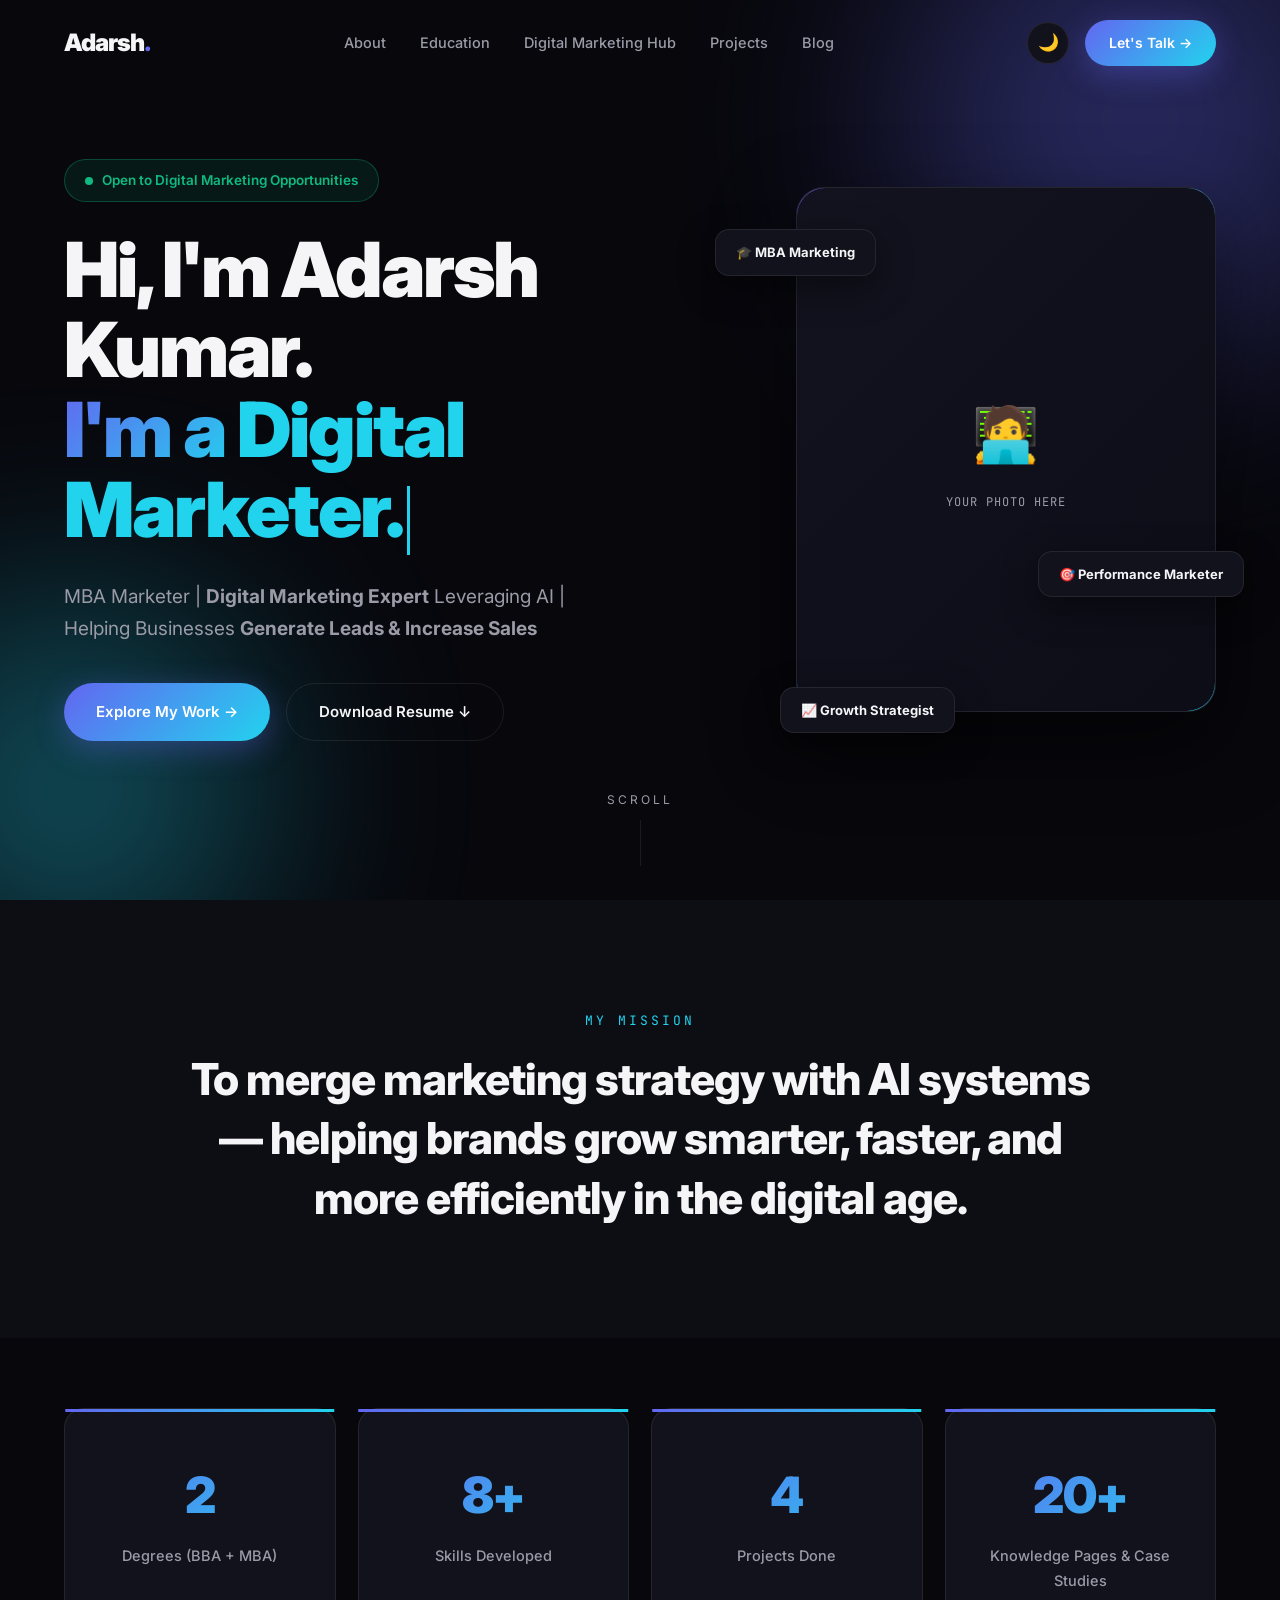
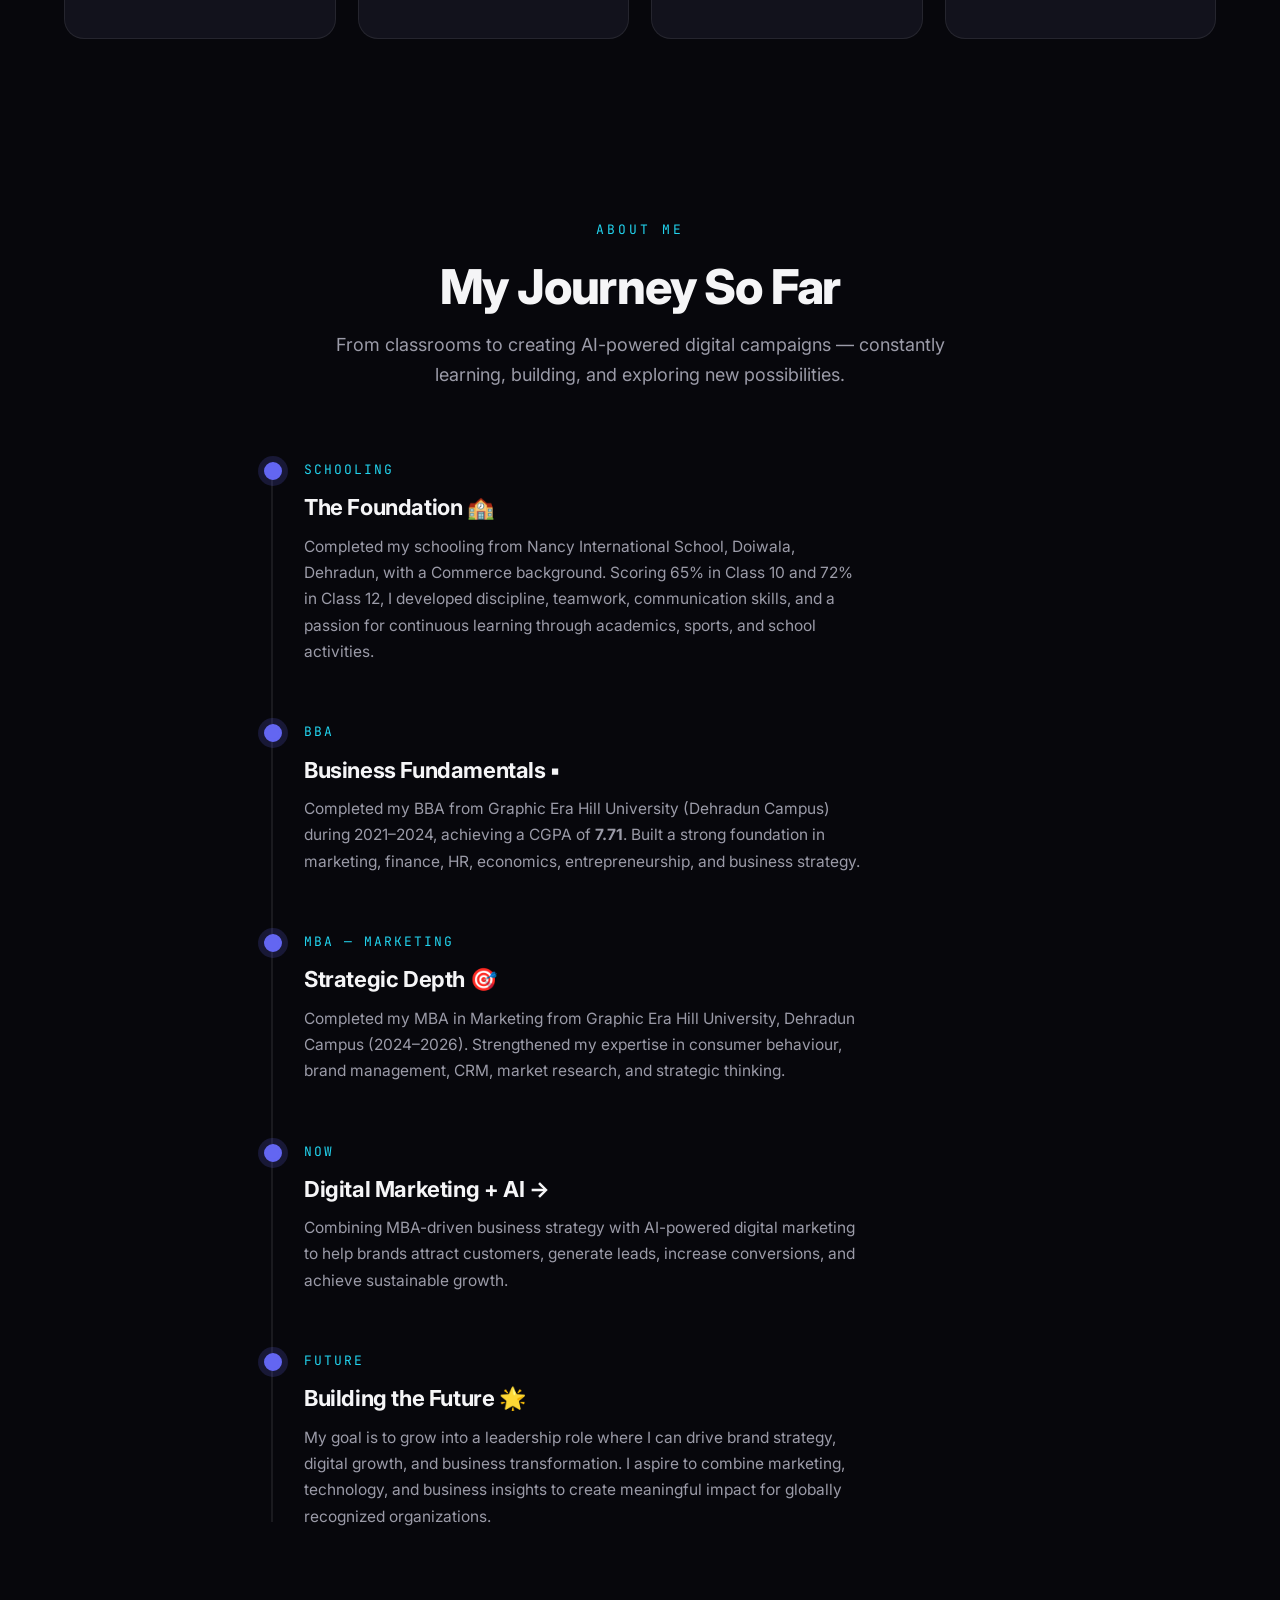
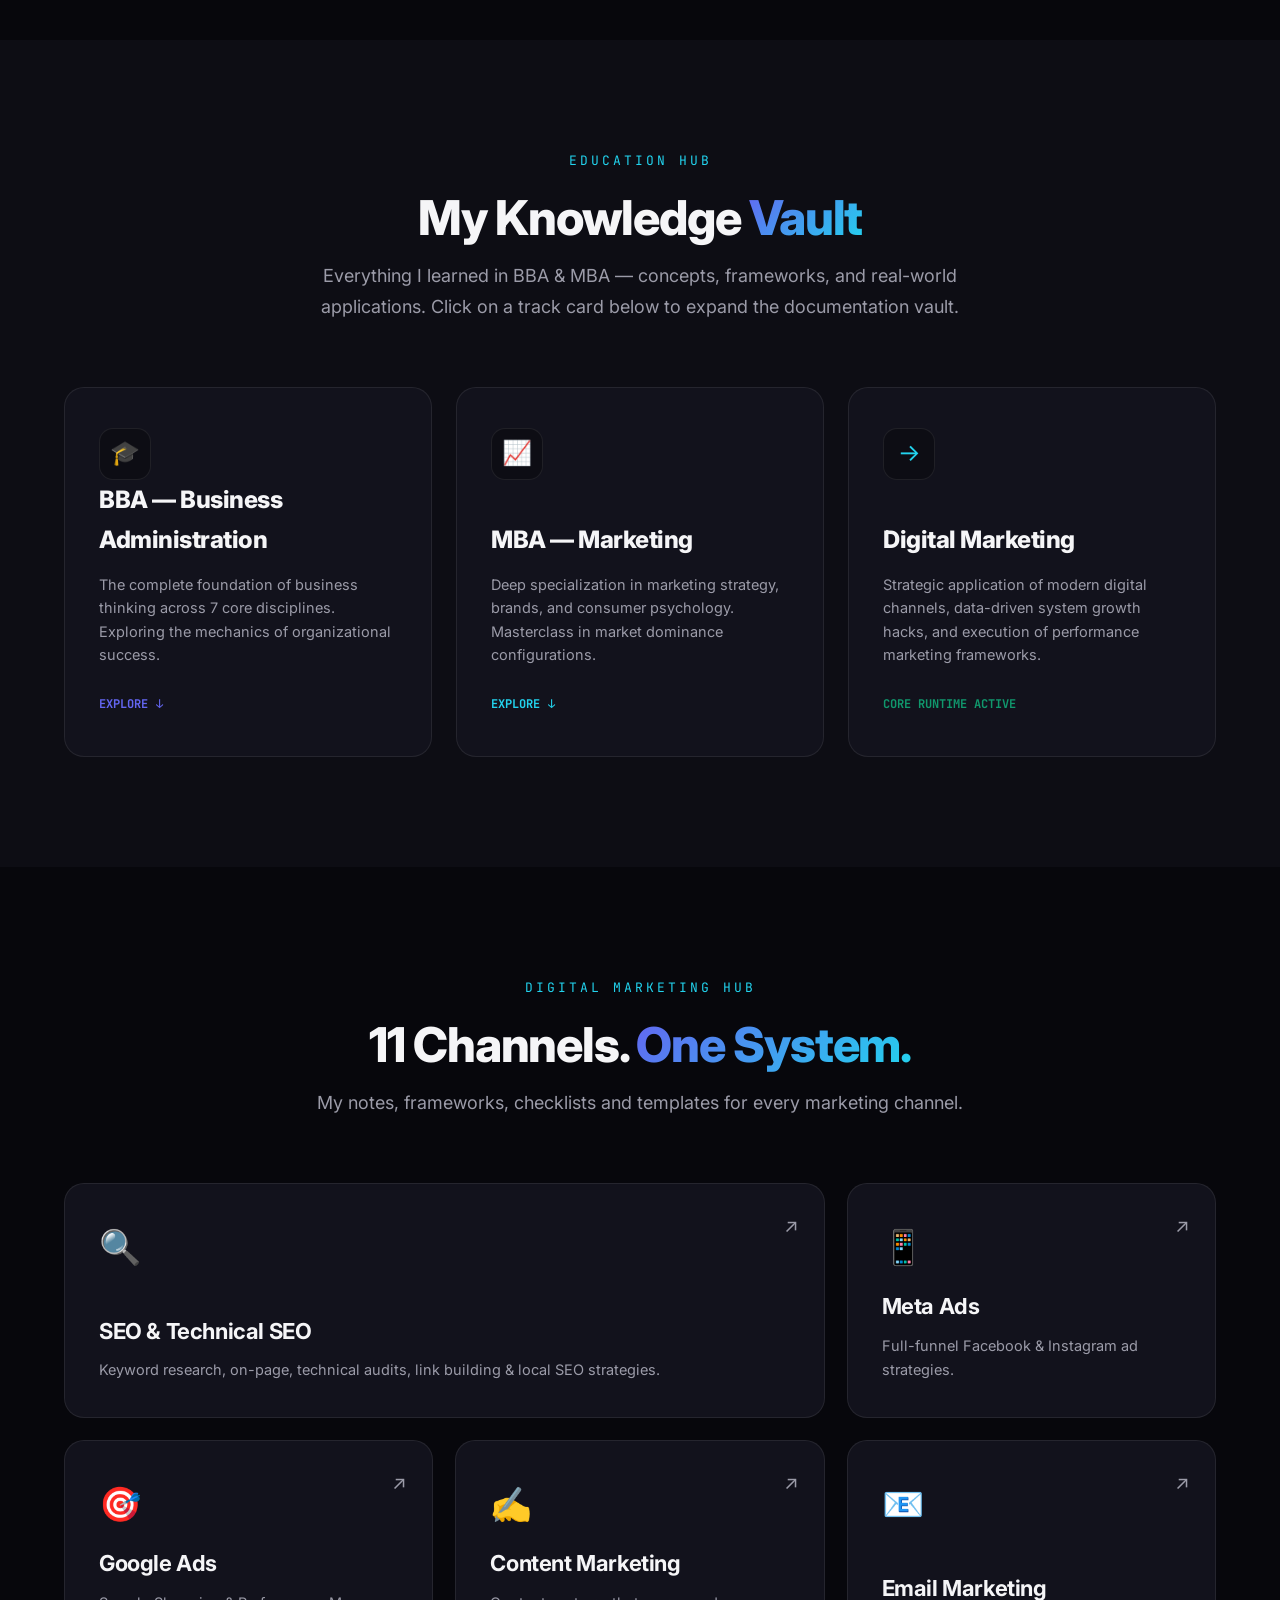
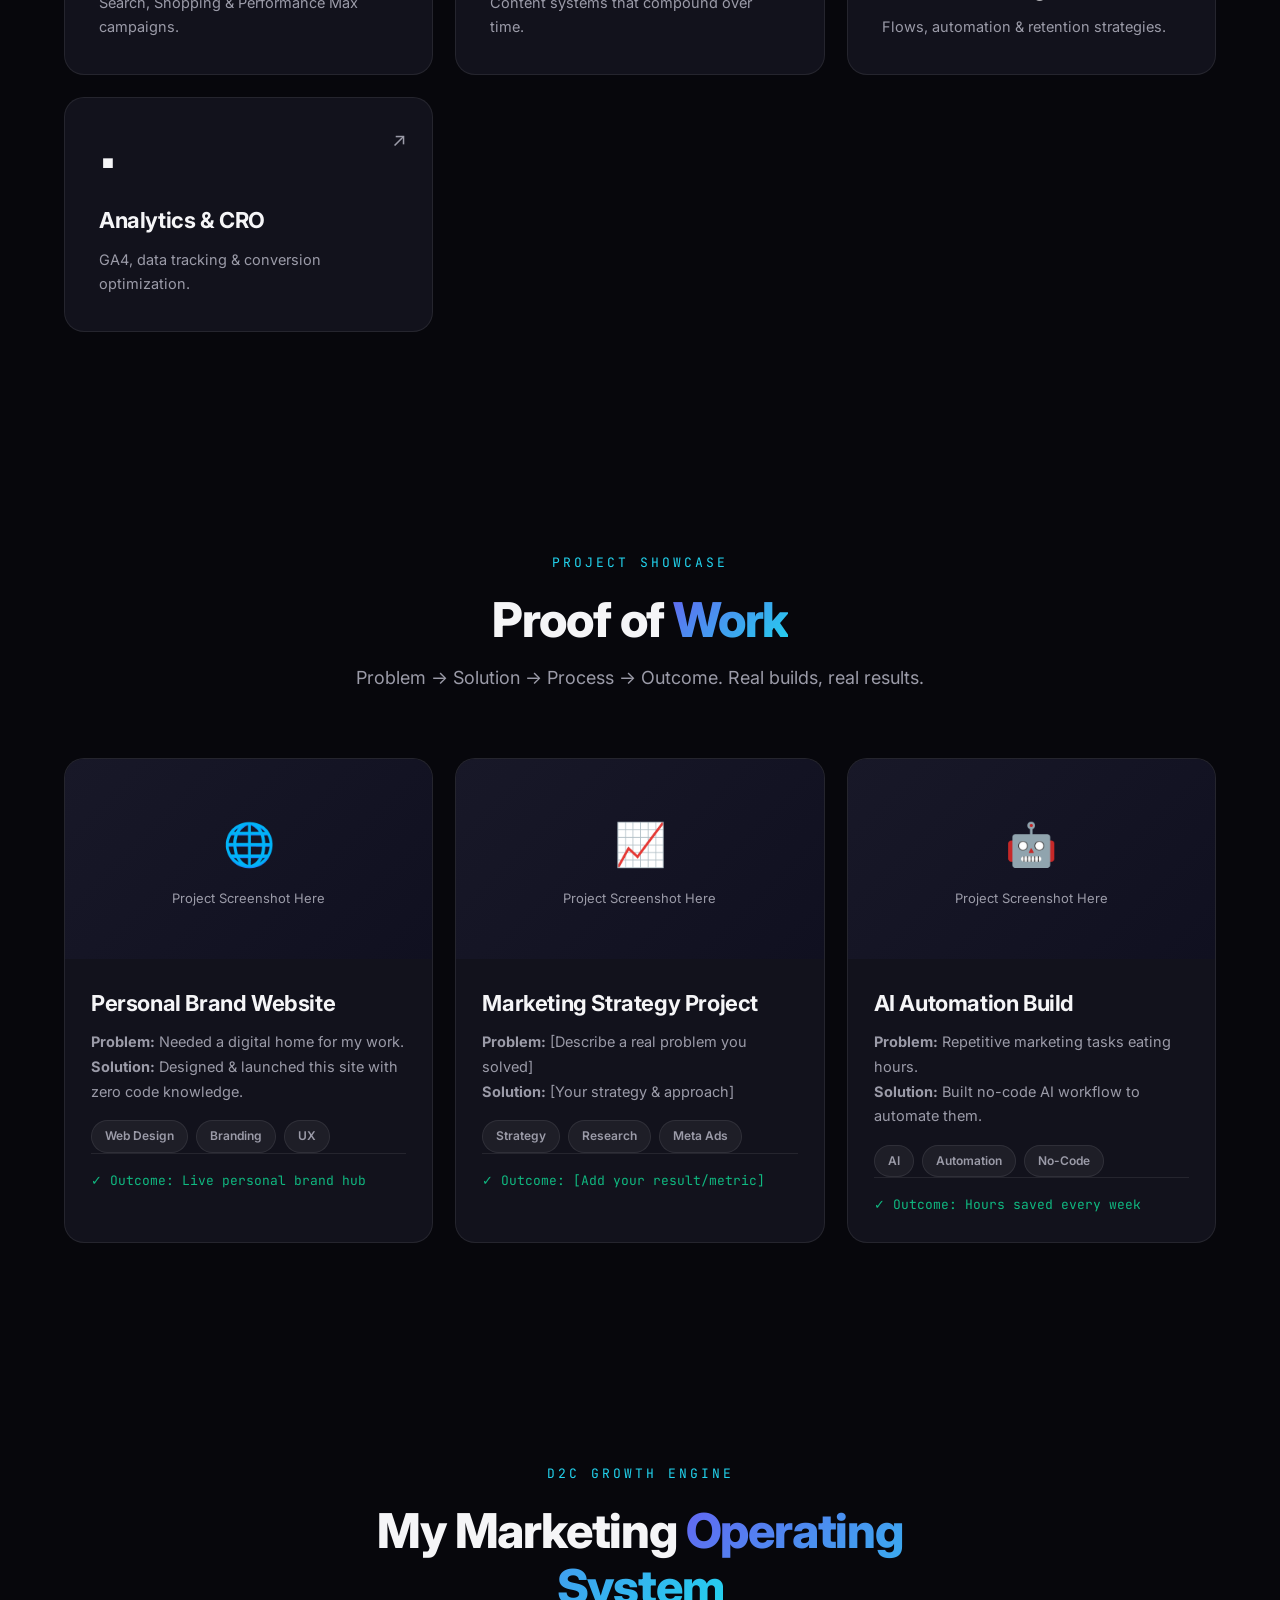
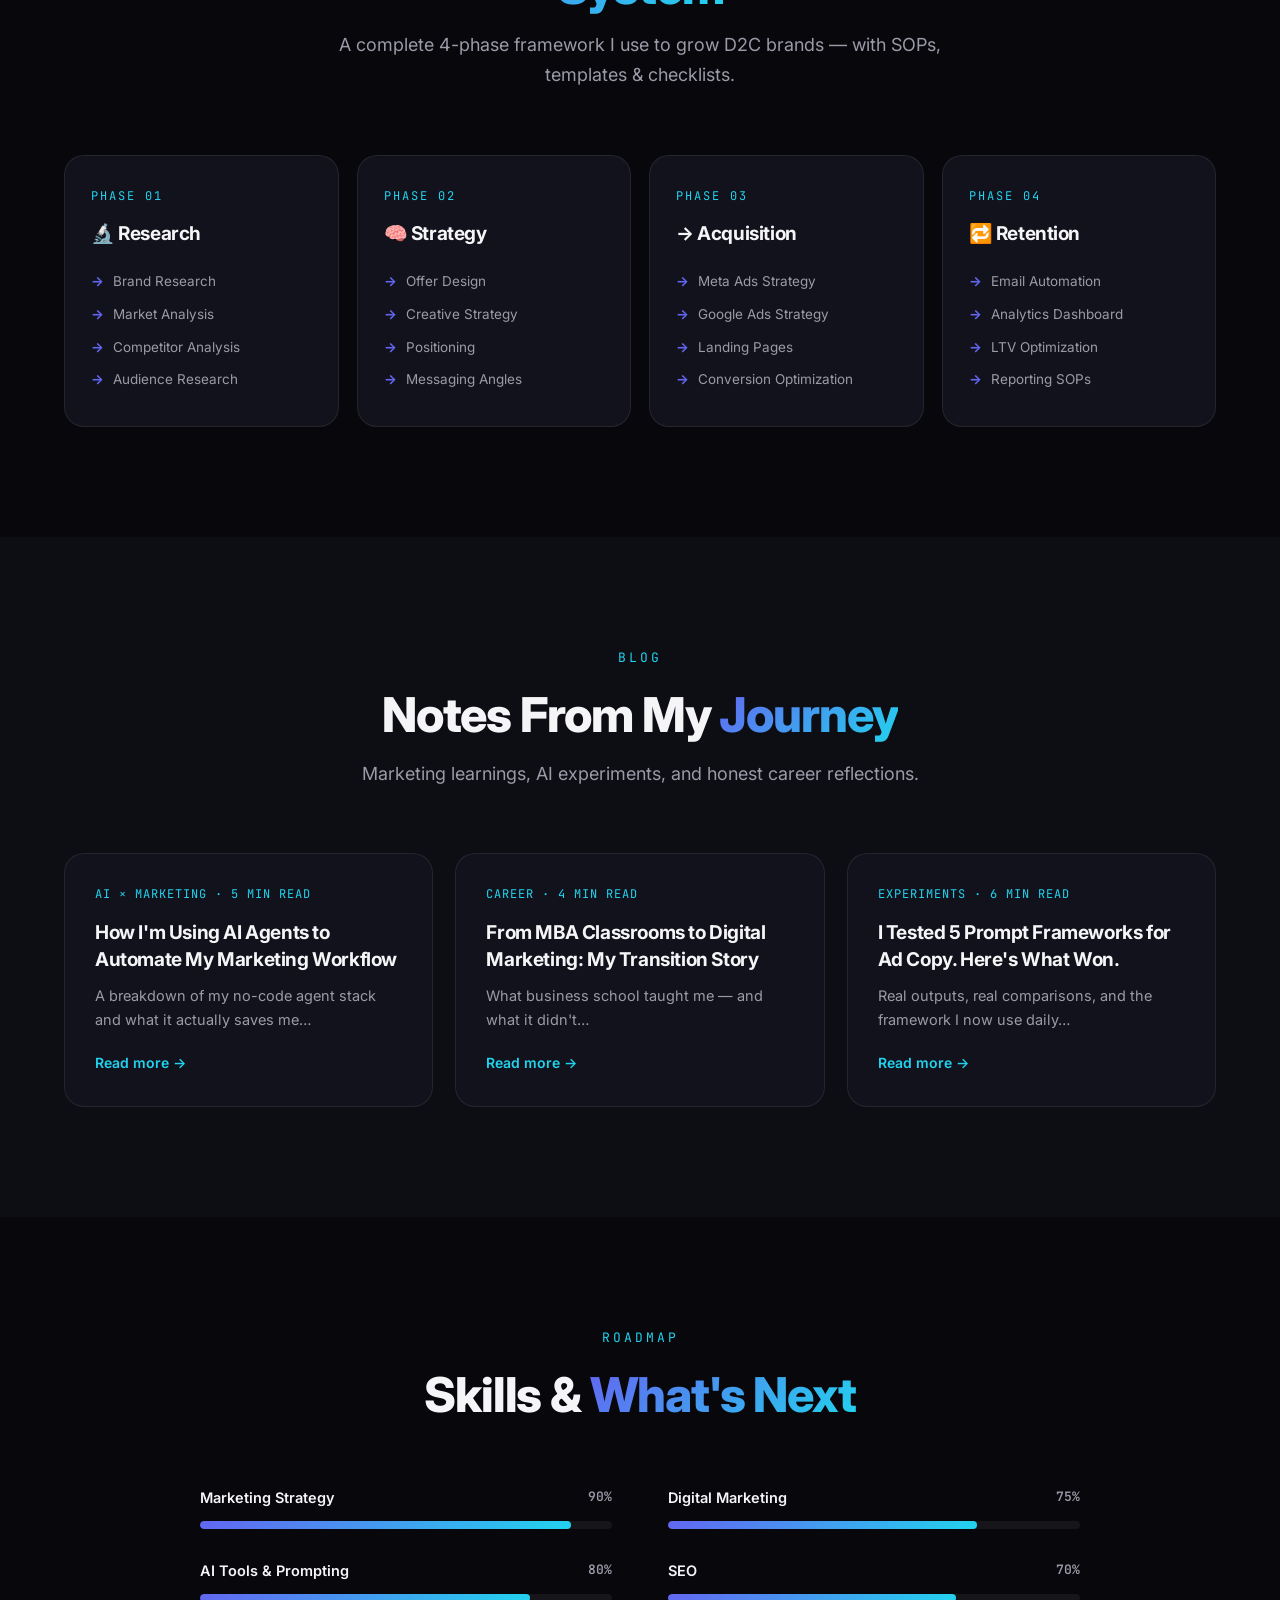
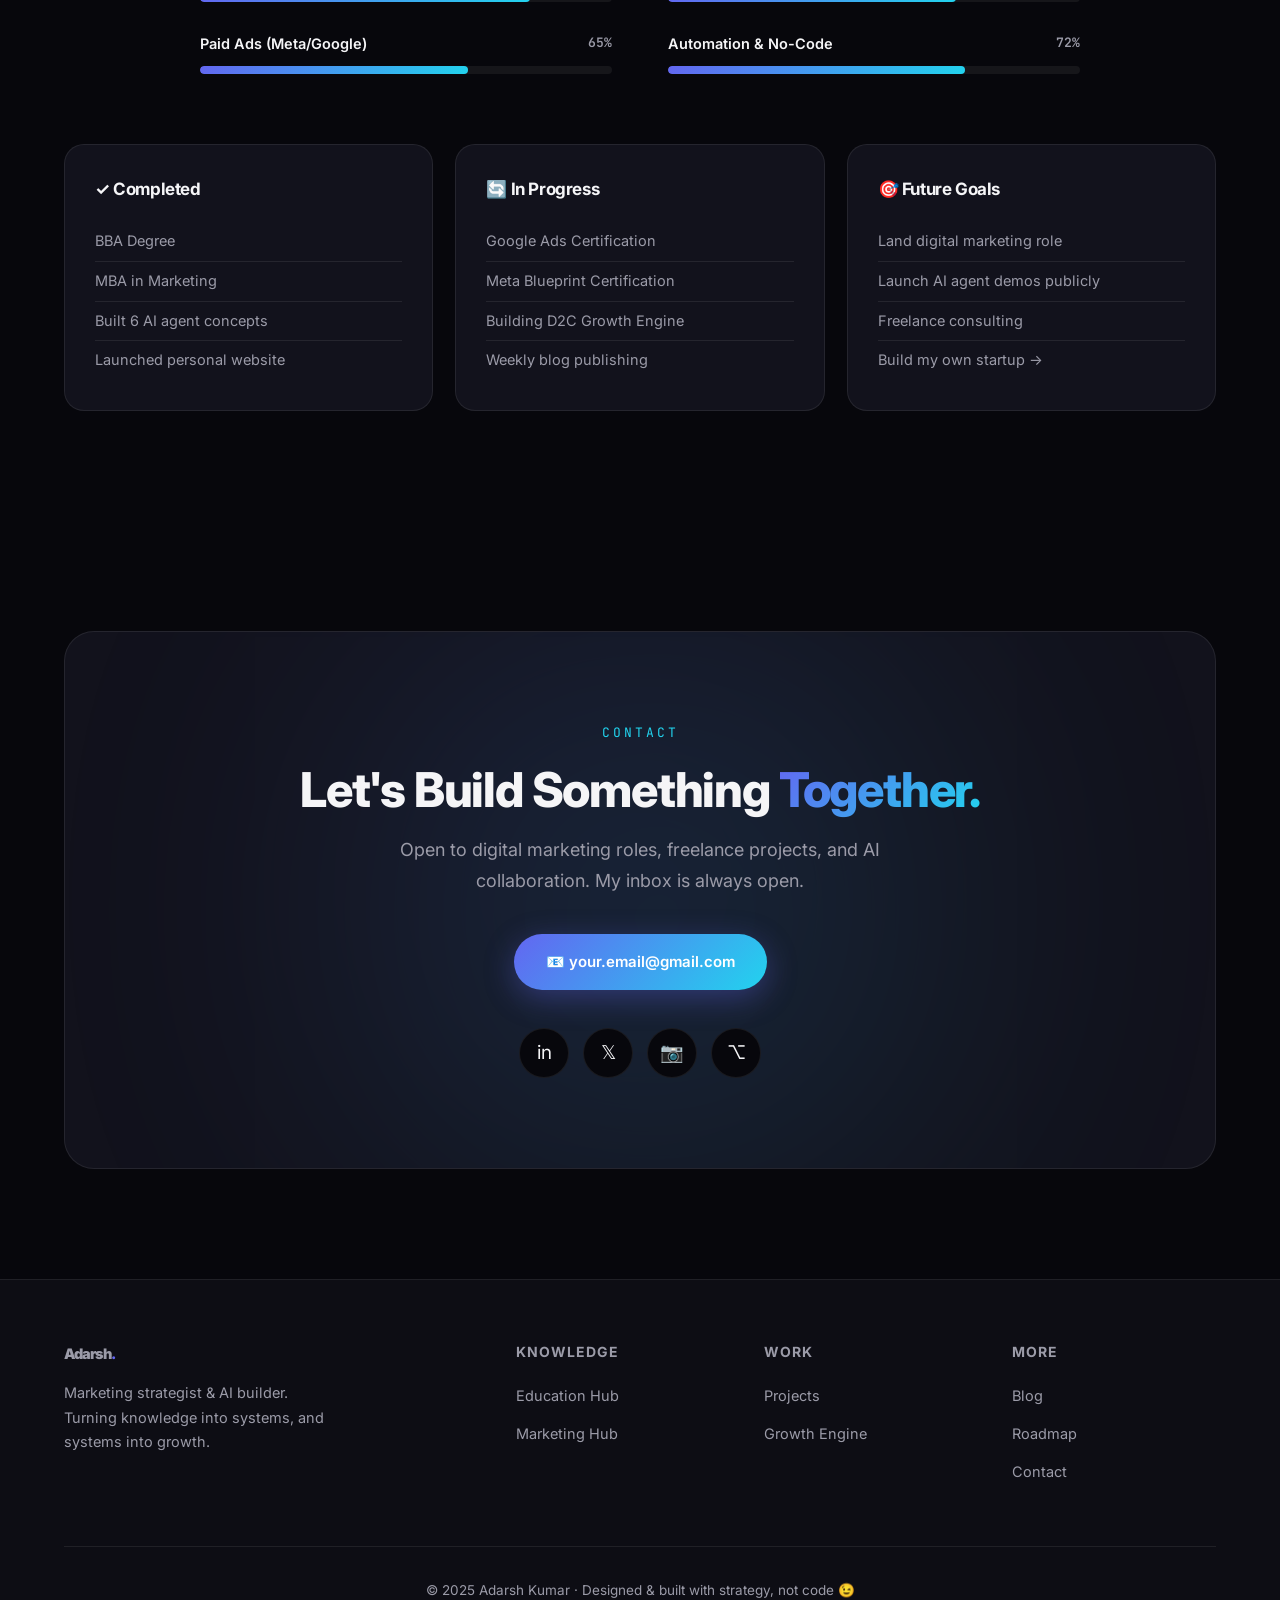
<file: Home page.html>
<!DOCTYPE html>
<html lang="en">
<head>
<meta charset="UTF-8">
<meta name="viewport" content="width=device-width, initial-scale=1.0">
<title>Adarsh Kumar —📈Marketing Strategist & AI Builder</title>
<meta name="description" content="Adarsh Kumar — MBA Marketer building AI-powered marketing systems. Explore my knowledge vault, AI agents, projects and growth frameworks.">

<link rel="preconnect" href="https://fonts.googleapis.com">
<link href="https://fonts.googleapis.com/css2?family=Inter:wght@400;500;600;700;800;900&family=JetBrains+Mono:wght@400;600&display=swap" rel="stylesheet">

<style>
:root{
  --bg:#07070C; --bg2:#0D0D14; --card:#12121C; --card-hover:#181826;
  --border:rgba(255,255,255,.08); --text:#F5F5F7; --text2:#9B9BA8;
  --accent:#6366F1; --accent2:#22D3EE;
  --gradient:linear-gradient(135deg,#6366F1 0%,#22D3EE 100%);
  --green:#10B981; --radius:20px; --font:'Inter',sans-serif; --mono:'JetBrains Mono',monospace;
}
body.light{
  --bg:#FAFAFA; --bg2:#F1F1F4; --card:#FFFFFF; --card-hover:#F5F5FA;
  --border:rgba(0,0,0,.09); --text:#15151A; --text2:#5C5C66;
}
*{margin:0;padding:0;box-sizing:border-box}
html{scroll-behavior:smooth}
body{background:var(--bg);color:var(--text);font-family:var(--font);line-height:1.7;overflow-x:hidden;transition:background .4s,color .4s}
::selection{background:var(--accent);color:#fff}
::-webkit-scrollbar{width:9px}
::-webkit-scrollbar-track{background:var(--bg)}
::-webkit-scrollbar-thumb{background:#2a2a3a;border-radius:10px}
::-webkit-scrollbar-thumb:hover{background:var(--accent)}
img{max-width:100%;display:block}
a{color:inherit;text-decoration:none}
.container{max-width:1200px;margin:0 auto;padding:0 24px}
section{padding:110px 0;position:relative}

h1{font-size:clamp(40px,6vw,76px);font-weight:900;line-height:1.05;letter-spacing:-2px}
h2{font-size:clamp(30px,4vw,48px);font-weight:800;letter-spacing:-1.2px;line-height:1.15}
h3{font-size:22px;font-weight:700;letter-spacing:-.4px}
h4{font-size:20px;font-weight:700;letter-spacing:-.3px}
.label{font-family:var(--mono);font-size:13px;letter-spacing:3px;text-transform:uppercase;color:var(--accent2);margin-bottom:18px;display:block}
.section-head{text-align:center;max-width:680px;margin:0 auto 64px}
.section-head p{color:var(--text2);margin-top:16px;font-size:18px}
.grad-text{background:var(--gradient);-webkit-background-clip:text;background-clip:text;-webkit-text-fill-color:transparent}

.btn{display:inline-flex;align-items:center;gap:10px;padding:15px 32px;border-radius:100px;font-weight:600;font-size:15px;cursor:pointer;border:none;transition:all .3s cubic-bezier(.2,.8,.2,1)}
.btn-primary{background:var(--gradient);color:#fff;box-shadow:0 8px 30px rgba(99,102,241,.35)}
.btn-primary:hover{transform:translateY(-3px) scale(1.02);box-shadow:0 14px 44px rgba(99,102,241,.55)}
.btn-ghost{background:transparent;color:var(--text);border:1px solid var(--border)}
.btn-ghost:hover{border-color:var(--accent);background:rgba(99,102,241,.08);transform:translateY(-3px)}

nav{position:fixed;top:0;left:0;right:0;z-index:1000;padding:20px 0;transition:all .4s}
nav.scrolled{padding:12px 0;background:rgba(7,7,12,.7);backdrop-filter:blur(20px);-webkit-backdrop-filter:blur(20px);border-bottom:1px solid var(--border)}
body.light nav.scrolled{background:rgba(250,250,250,.75)}
.nav-inner{display:flex;align-items:center;justify-content:space-between;max-width:1200px;margin:0 auto;padding:0 24px}
.logo{font-size:24px;font-weight:900;letter-spacing:-1px}
.logo span{color:var(--accent)}
.nav-links{display:flex;gap:34px;align-items:center;list-style:none}
.nav-links a{font-size:14.5px;font-weight:500;color:var(--text2);transition:color .25s;position:relative}
.nav-links a:hover{color:var(--text)}
.nav-links a::after{content:'';position:absolute;bottom:-6px;left:0;width:0;height:2px;background:var(--gradient);transition:width .3s;border-radius:2px}
.nav-links a:hover::after{width:100%}
.nav-right{display:flex;align-items:center;gap:16px}
.theme-btn{width:42px;height:42px;border-radius:50%;border:1px solid var(--border);background:var(--card);color:var(--text);cursor:pointer;font-size:17px;display:flex;align-items:center;justify-content:center;transition:all .3s}
.theme-btn:hover{border-color:var(--accent);transform:rotate(25deg)}
.hamburger{display:none;flex-direction:column;gap:5px;cursor:pointer;background:none;border:none;padding:8px}
.hamburger span{width:24px;height:2px;background:var(--text);transition:all .3s;border-radius:2px}
.mobile-menu{position:fixed;inset:0;background:var(--bg);z-index:999;display:flex;flex-direction:column;align-items:center;justify-content:center;gap:28px;opacity:0;pointer-events:none;transition:opacity .35s}
.mobile-menu.open{opacity:1;pointer-events:all}
.mobile-menu a{font-size:26px;font-weight:700}

.hero{min-height:100vh;display:flex;align-items:center;padding-top:110px;position:relative;overflow:hidden}
.orb{position:absolute;border-radius:50%;filter:blur(110px);opacity:.35;animation:float 9s ease-in-out infinite}
.orb1{width:480px;height:480px;background:#6366F1;top:-120px;right:-100px}
.orb2{width:380px;height:380px;background:#22D3EE;bottom:-80px;left:-120px;animation-delay:-4.5s}
@keyframes float{0%,100%{transform:translateY(0) scale(1)}50%{transform:translateY(-35px) scale(1.06)}}
.hero-grid{display:grid;grid-template-columns:1.15fr .85fr;gap:60px;align-items:center;position:relative;z-index:2}
.badge{display:inline-flex;align-items:center;gap:9px;padding:9px 20px;border-radius:100px;background:rgba(16,185,129,.1);border:1px solid rgba(16,185,129,.3);font-size:13.5px;font-weight:600;color:var(--green);margin-bottom:28px}
.pulse{width:8px;height:8px;border-radius:50%;background:var(--green);animation:pulse 1.8s infinite}
@keyframes pulse{0%{box-shadow:0 0 0 0 rgba(16,185,129,.6)}70%{box-shadow:0 0 0 9px rgba(16,185,129,0)}100%{box-shadow:0 0 0 0 rgba(16,185,129,0)}}
.hero h1 .typed-wrap{color:var(--accent2)}
.cursor{display:inline-block;width:3px;height:.9em;background:var(--accent2);margin-left:4px;animation:blink 1s step-end infinite;vertical-align:text-bottom}
@keyframes blink{50%{opacity:0}}
.hero-sub{color:var(--text2);font-size:19px;margin:26px 0 38px;max-width:520px}
.hero-btns{display:flex;gap:16px;flex-wrap:wrap}
.hero-photo{position:relative}
.photo-frame{width:100%;max-width:420px;aspect-ratio:4/5;border-radius:28px;margin-left:auto;background:var(--card);border:1px solid var(--border);overflow:hidden;position:relative;box-shadow:0 30px 80px rgba(0,0,0,.5)}
.photo-frame::before{content:'';position:absolute;inset:-2px;border-radius:30px;padding:2px;z-index:1;background:var(--gradient);-webkit-mask:linear-gradient(#fff 0 0) content-box,linear-gradient(#fff 0 0);-webkit-mask-composite:xor;mask-composite:exclude;pointer-events:none}
.photo-frame img{width:100%;height:100%;object-fit:cover;object-position:top}
.photo-placeholder{width:100%;height:100%;display:flex;flex-direction:column;align-items:center;justify-content:center;gap:12px;color:var(--text2);font-size:14px;text-align:center;padding:20px;background:linear-gradient(135deg,#13131f,#0d0d18)}
.photo-placeholder .ph-icon{font-size:54px}
.chip{position:absolute;padding:11px 20px;border-radius:14px;background:var(--card);border:1px solid var(--border);font-size:13px;font-weight:700;z-index:3;box-shadow:0 12px 36px rgba(0,0,0,.45);animation:chipFloat 5.5s ease-in-out infinite;backdrop-filter:blur(10px)}
.chip1{top:8%;left:-8%}
.chip2{bottom:22%;right:-6%;animation-delay:-2.7s}
.chip3{bottom:-4%;left:6%;animation-delay:-1.4s}
@keyframes chipFloat{0%,100%{transform:translateY(0)}50%{transform:translateY(-13px)}}
.scroll-hint{position:absolute;bottom:34px;left:50%;transform:translateX(-50%);color:var(--text2);font-size:12px;letter-spacing:3px;text-transform:uppercase;display:flex;flex-direction:column;align-items:center;gap:10px}
.scroll-line{width:1px;height:46px;background:var(--border);position:relative;overflow:hidden}
.scroll-line::after{content:'';position:absolute;top:-46px;width:100%;height:46px;background:var(--gradient);animation:scrollDot 2s infinite}
@keyframes scrollDot{to{top:46px}}

.reveal{opacity:0;transform:translateY(36px);transition:opacity .8s cubic-bezier(.2,.8,.2,1),transform .8s cubic-bezier(.2,.8,.2,1)}
.reveal.visible{opacity:1;transform:translateY(0)}
.reveal.d1{transition-delay:.1s}.reveal.d2{transition-delay:.2s}
.reveal.d3{transition-delay:.3s}.reveal.d4{transition-delay:.4s}

.mission{text-align:center;background:var(--bg2)}
.mission-text{font-size:clamp(26px,3.6vw,44px);font-weight:800;letter-spacing:-1px;line-height:1.35;max-width:920px;margin:0 auto}
.mission-text .word{opacity:.13;transition:opacity .5s}
.mission-text .word.lit{opacity:1}

.stats-grid{display:grid;grid-template-columns:repeat(4,1fr);gap:22px}
.stat{text-align:center;padding:44px 18px;background:var(--card);border:1px solid var(--border);border-radius:var(--radius);transition:all .35s;opacity:0;transform:translateY(30px) scale(.95)}
.stat.animate{opacity:1;transform:translateY(0) scale(1);transition:opacity .6s cubic-bezier(.2,.8,.2,1),transform .6s cubic-bezier(.2,.8,.2,1)}
.stat:hover{transform:translateY(-10px) scale(1.03);border-color:rgba(99,102,241,.6);box-shadow:0 25px 60px rgba(99,102,241,.2)}
.stat-num{font-size:50px;font-weight:900;letter-spacing:-2px;background:var(--gradient);-webkit-background-clip:text;background-clip:text;-webkit-text-fill-color:transparent;position:relative}
.stat-label{color:var(--text2);font-size:14.5px;margin-top:6px;font-weight:500;opacity:0;transform:translateY(10px);transition:opacity .4s .3s,transform .4s .3s}
.stat.animate .stat-label{opacity:1;transform:translateY(0)}
.stat::before{content:'';position:absolute;top:0;left:50%;width:0;height:3px;background:var(--gradient);transform:translateX(-50%);transition:width .6s .3s ease-out}
.stat.animate::before{width:100%}

.bento{display:grid;grid-template-columns:repeat(3,1fr);grid-auto-rows:235px;gap:22px}
.bento-card{background:var(--card);border:1px solid var(--border);border-radius:var(--radius);padding:34px;display:flex;flex-direction:column;justify-content:flex-end;position:relative;overflow:hidden;transition:all .4s cubic-bezier(.2,.8,.2,1);cursor:pointer}
.bento-card::before{content:'';position:absolute;inset:0;opacity:0;transition:opacity .4s;background:radial-gradient(550px circle at var(--mx,50%) var(--my,50%),rgba(99,102,241,.13),transparent 45%)}
.bento-card:hover{transform:translateY(-7px);border-color:rgba(99,102,241,.5);box-shadow:0 24px 60px rgba(0,0,0,.4)}
.bento-card:hover::before{opacity:1}
.bento-icon{font-size:34px;margin-bottom:auto}
.bento-card h3{margin-bottom:8px}
.bento-card p{color:var(--text2);font-size:14.5px}
.bento-arrow{position:absolute;top:26px;right:26px;font-size:19px;color:var(--text2);transition:all .35s}
.bento-card:hover .bento-arrow{color:var(--accent2);transform:translate(4px,-4px)}
.big{grid-column:span 2}
.tall{grid-row:span 2}

.timeline{position:relative;max-width:760px;margin:0 auto;padding-left:44px}
.timeline::before{content:'';position:absolute;left:11px;top:8px;bottom:8px;width:2px;background:var(--border)}
.tl-progress{position:absolute;left:11px;top:8px;width:2px;background:var(--gradient);height:0;transition:height .25s linear;border-radius:2px}
.tl-item{position:relative;padding-bottom:52px}
.tl-item:last-child{padding-bottom:0}
.tl-dot{position:absolute;left:-40px;top:7px;width:18px;height:18px;border-radius:50%;background:var(--bg);border:3px solid #3a3a4d;transition:all .4s;z-index:2}
.tl-item.visible .tl-dot{border-color:var(--accent);box-shadow:0 0 0 6px rgba(99,102,241,.18);background:var(--accent)}
.tl-year{font-family:var(--mono);font-size:13px;color:var(--accent2);letter-spacing:2px}
.tl-item h3{margin:7px 0}
.tl-item p{color:var(--text2);font-size:15.5px;max-width:560px}

.cards-3{display:grid;grid-template-columns:repeat(3,1fr);gap:22px}
.k-card{background:var(--card);border:1px solid var(--border);border-radius:var(--radius);padding:34px;transition:all .35s;position:relative;overflow:hidden}
.k-card:hover{transform:translateY(-7px);border-color:rgba(34,211,238,.4);box-shadow:0 22px 56px rgba(0,0,0,.35)}
.k-card .k-icon{width:54px;height:54px;border-radius:15px;display:flex;align-items:center;justify-content:center;font-size:25px;background:rgba(99,102,241,.12);margin-bottom:22px}
.k-card h3{margin-bottom:10px}
.k-card p{color:var(--text2);font-size:14.5px;margin-bottom:18px}
.tag-row{display:flex;flex-wrap:wrap;gap:8px}
.tag{font-size:12px;font-weight:600;padding:5px 13px;border-radius:100px;background:rgba(255,255,255,.05);border:1px solid var(--border);color:var(--text2)}

/* ════════ EDUCATION HUB / KNOWLEDGE VAULT (interactive) ════════ */
.edu-grid{display:grid;grid-template-columns:repeat(3,1fr);gap:24px}
.edu-card{background:var(--card);border:1px solid var(--border);border-radius:var(--radius);padding:40px 34px;display:flex;flex-direction:column;justify-content:flex-end;position:relative;overflow:hidden;transition:all .4s cubic-bezier(.2,.8,.2,1);cursor:pointer;min-height:370px}
.edu-card::before{content:'';position:absolute;inset:0;opacity:0;transition:opacity .4s;background:radial-gradient(500px circle at var(--mx,50%) var(--my,50%),rgba(99,102,241,.12),transparent 45%)}
.edu-card:hover{transform:translateY(-8px);border-color:rgba(99,102,241,.5);box-shadow:0 24px 60px rgba(0,0,0,.4)}
.edu-card:hover::before{opacity:1}
.edu-icon{width:52px;height:52px;border-radius:14px;background:var(--bg2);display:flex;align-items:center;justify-content:center;font-size:24px;margin-bottom:auto;border:1px solid var(--border);transition:all .3s;color:var(--accent2)}
.edu-card:hover .edu-icon{background:var(--accent);color:#fff;transform:scale(1.05)}
.edu-card h3{font-size:24px;font-weight:800;margin-bottom:12px;letter-spacing:-.5px;transition:color .3s}
.edu-card:hover h3{color:var(--accent2)}
.edu-card p{color:var(--text2);font-size:14.5px;line-height:1.6}
.explore-tag{margin-top:28px;display:inline-flex;align-items:center;gap:8px;font-family:var(--mono);font-size:12px;font-weight:700;color:var(--accent)}
.bounce-arrow{animation:bounceY 2s infinite}
@keyframes bounceY{0%,100%{transform:translateY(0)}50%{transform:translateY(4px)}}
.vault-reveal{max-height:0;overflow:hidden;opacity:0;transform:translateY(25px);transition:all .65s cubic-bezier(.4,0,.2,1)}
.vault-reveal.active{max-height:3000px;opacity:1;transform:translateY(0);margin-top:50px;padding-top:50px;border-top:1px solid var(--border)}
.vault-grid{display:grid;grid-template-columns:repeat(4,1fr);gap:22px}
.vault-grid.triple{grid-template-columns:repeat(3,1fr)}
.discipline-card{background:var(--card);border:1px solid var(--border);border-radius:var(--radius);padding:30px;display:flex;flex-direction:column;transition:all .35s;position:relative}
.discipline-card:hover{transform:translateY(-6px);border-color:rgba(34,211,238,.4);box-shadow:0 20px 48px rgba(0,0,0,.35)}
.disc-icon{font-size:26px;color:var(--accent2);margin-bottom:18px}
.discipline-card h4{margin-bottom:10px}
.discipline-card p{color:var(--text2);font-size:13.5px;line-height:1.5;margin-bottom:20px}
.bullet-list{list-style:none;margin-bottom:24px}
.bullet-list li{font-size:12.5px;color:var(--text2);display:flex;align-items:center;gap:8px;margin-bottom:8px}
.bullet-dot{width:6px;height:6px;border-radius:50%;background:var(--accent)}
.download-link{margin-top:auto;display:inline-flex;align-items:center;gap:6px;font-size:13.5px;font-weight:600;color:var(--accent);transition:all .25s}
.discipline-card:hover .download-link{color:var(--accent2);margin-left:4px}

.proj-grid{display:grid;grid-template-columns:repeat(3,1fr);gap:22px}
.proj{background:var(--card);border:1px solid var(--border);border-radius:var(--radius);overflow:hidden;transition:all .4s}
.proj:hover{transform:translateY(-8px);box-shadow:0 26px 64px rgba(0,0,0,.45);border-color:rgba(99,102,241,.45)}
.proj-img{height:200px;background:linear-gradient(135deg,#181828,#101020);display:flex;align-items:center;justify-content:center;overflow:hidden;position:relative}
.proj-img img{width:100%;height:100%;object-fit:cover;transition:transform .6s}
.proj:hover .proj-img img{transform:scale(1.07)}
.proj-img .ph{color:var(--text2);font-size:13px;text-align:center}
.proj-img .ph div{font-size:42px;margin-bottom:8px}
.proj-body{padding:26px}
.proj-body h3{margin-bottom:8px}
.proj-body p{color:var(--text2);font-size:14.5px;margin-bottom:16px}
.proj-result{font-family:var(--mono);font-size:13px;color:var(--green);padding-top:16px;border-top:1px solid var(--border)}

.engine-flow{display:grid;grid-template-columns:repeat(4,1fr);gap:18px;position:relative}
.phase{background:var(--card);border:1px solid var(--border);border-radius:var(--radius);padding:30px 26px;transition:all .35s;position:relative}
.phase:hover{transform:translateY(-6px);border-color:rgba(34,211,238,.5)}
.phase-num{font-family:var(--mono);font-size:12px;color:var(--accent2);letter-spacing:2px;margin-bottom:12px}
.phase h3{font-size:19px;margin-bottom:14px}
.phase ul{list-style:none}
.phase li{color:var(--text2);font-size:13.5px;padding:5px 0;display:flex;gap:9px;align-items:center}
.phase li::before{content:'→';color:var(--accent);font-weight:700}

.blog-grid{display:grid;grid-template-columns:repeat(3,1fr);gap:22px}
.post{background:var(--card);border:1px solid var(--border);border-radius:var(--radius);padding:30px;transition:all .35s}
.post:hover{transform:translateY(-6px);border-color:rgba(99,102,241,.45)}
.post-meta{font-family:var(--mono);font-size:12px;color:var(--accent2);margin-bottom:14px;letter-spacing:1px}
.post h3{font-size:19px;margin-bottom:10px;line-height:1.45}
.post p{color:var(--text2);font-size:14.5px}
.read-more{display:inline-block;margin-top:18px;font-size:14px;font-weight:600;color:var(--accent2)}

.skills-grid{display:grid;grid-template-columns:repeat(2,1fr);gap:30px 56px;max-width:880px;margin:0 auto 70px}
.skill .skill-top{display:flex;justify-content:space-between;font-size:14.5px;font-weight:600;margin-bottom:10px}
.skill .skill-top span:last-child{color:var(--text2);font-family:var(--mono);font-size:13px}
.bar{height:8px;background:rgba(255,255,255,.06);border-radius:10px;overflow:hidden}
body.light .bar{background:rgba(0,0,0,.07)}
.bar-fill{height:100%;width:0;background:var(--gradient);border-radius:10px;transition:width 1.4s cubic-bezier(.2,.8,.2,1)}
.goal-cols{display:grid;grid-template-columns:repeat(3,1fr);gap:22px}
.goal-col{background:var(--card);border:1px solid var(--border);border-radius:var(--radius);padding:30px}
.goal-col h3{font-size:17px;margin-bottom:18px;display:flex;align-items:center;gap:10px}
.goal-col ul{list-style:none}
.goal-col li{color:var(--text2);font-size:14.5px;padding:7px 0;border-bottom:1px solid var(--border)}
.goal-col li:last-child{border:none}

.contact-box{text-align:center;background:var(--card);border:1px solid var(--border);border-radius:30px;padding:90px 40px;position:relative;overflow:hidden}
.contact-box::before{content:'';position:absolute;width:560px;height:560px;border-radius:50%;background:var(--gradient);filter:blur(150px);opacity:.16;top:50%;left:50%;transform:translate(-50%,-50%)}
.contact-box>*{position:relative}
.contact-box p{color:var(--text2);font-size:18px;max-width:480px;margin:18px auto 38px}
.socials{display:flex;gap:14px;justify-content:center;margin-top:38px}
.social-btn{width:50px;height:50px;border-radius:50%;border:1px solid var(--border);display:flex;align-items:center;justify-content:center;font-size:19px;transition:all .3s;background:var(--bg)}
.social-btn:hover{transform:translateY(-5px);border-color:var(--accent);box-shadow:0 12px 30px rgba(99,102,241,.3)}

footer{border-top:1px solid var(--border);padding:60px 0 36px;background:var(--bg2)}
.footer-grid{display:grid;grid-template-columns:2fr 1fr 1fr 1fr;gap:44px;margin-bottom:50px}
.footer-grid h4{font-size:14px;margin-bottom:18px;letter-spacing:1px;text-transform:uppercase;color:var(--text2)}
.footer-grid ul{list-style:none}
.footer-grid li{margin-bottom:11px}
.footer-grid a{color:var(--text2);font-size:14.5px;transition:color .25s}
.footer-grid a:hover{color:var(--accent2)}
.footer-bottom{text-align:center;color:var(--text2);font-size:13.5px;padding-top:32px;border-top:1px solid var(--border)}

.to-top{position:fixed;bottom:30px;right:30px;width:50px;height:50px;border-radius:50%;background:var(--gradient);color:#fff;border:none;font-size:19px;cursor:pointer;opacity:0;pointer-events:none;transition:all .35s;z-index:900;box-shadow:0 10px 30px rgba(99,102,241,.4)}
.to-top.show{opacity:1;pointer-events:all}
.to-top:hover{transform:translateY(-5px)}

@media(max-width:1100px){.vault-grid{grid-template-columns:repeat(2,1fr)}.vault-grid.triple{grid-template-columns:repeat(2,1fr)}}
@media(max-width:1024px){
  .bento{grid-template-columns:repeat(2,1fr)}
  .cards-3,.proj-grid,.blog-grid,.goal-cols,.edu-grid{grid-template-columns:repeat(2,1fr)}
  .engine-flow{grid-template-columns:repeat(2,1fr)}
  .stats-grid{grid-template-columns:repeat(2,1fr)}
  .footer-grid{grid-template-columns:repeat(2,1fr)}
}
@media(max-width:760px){
  section{padding:80px 0}
  .nav-links{display:none}
  .hamburger{display:flex}
  .hero-grid{grid-template-columns:1fr;gap:50px;text-align:center}
  .hero-sub{margin:26px auto 38px}
  .hero-btns{justify-content:center}
  .photo-frame{margin:0 auto}
  .chip1{left:0}.chip2{right:0}
  .bento,.cards-3,.proj-grid,.blog-grid,.goal-cols,.engine-flow,.edu-grid,.vault-grid,.vault-grid.triple{grid-template-columns:1fr}
  .big,.tall{grid-column:auto;grid-row:auto}
  .skills-grid{grid-template-columns:1fr}
  .stats-grid{grid-template-columns:repeat(2,1fr)}
  .footer-grid{grid-template-columns:1fr 1fr}
}
</style>
</head>
<body>

<nav id="navbar">
  <div class="nav-inner">
    <a href="#home" class="logo">Adarsh<span>.</span></a>
    <ul class="nav-links">
      <li><a href="#about">About</a></li>
      <li><a href="#education">Education</a></li>
      <li><a href="#marketing">Digital Marketing Hub</a></li>
      <li><a href="#projects">Projects</a></li>
      <li><a href="#blog">Blog</a></li>
    </ul>
    <div class="nav-right">
      <button class="theme-btn" id="themeToggle" title="Toggle theme">🌙</button>
      <a href="#contact" class="btn btn-primary" style="padding:11px 24px;font-size:14px">Let's Talk →</a>
      <button class="hamburger" id="hamburger" aria-label="Menu"><span></span><span></span><span></span></button>
    </div>
  </div>
</nav>

<div class="mobile-menu" id="mobileMenu">
  <a href="#about">About</a>
  <a href="#education">Education</a>
  <a href="#marketing">Marketing Hub</a>
  <a href="#projects">Projects</a>
  <a href="#blog">Blog</a>
  <a href="#contact">Contact</a>
</div>

<!-- 1. HERO -->
<section class="hero" id="home">
  <div class="orb orb1"></div>
  <div class="orb orb2"></div>
  <div class="container hero-grid">
    <div>
      <div class="badge"><span class="pulse"></span> Open to Digital Marketing Opportunities</div>
      <h1>Hi, I'm Adarsh Kumar.<br>
        <span class="grad-text">I'm a </span><span class="typed-wrap" id="typed"></span><span class="cursor"></span>
      </h1>
      <p class="hero-sub">MBA Marketer | <strong>Digital Marketing Expert</strong> Leveraging AI | Helping Businesses <strong>Generate Leads & Increase Sales</strong></p>
      <div class="hero-btns">
        <a href="#projects" class="btn btn-primary">Explore My Work →</a>
        <a href="#" class="btn btn-ghost">Download Resume ↓</a>
      </div>
    </div>
    <div class="hero-photo">
      <div class="photo-frame">
        <!-- 📸 ADD YOUR PHOTO: place adarsh.jpg in this folder and replace the
             placeholder div below with:  <img src="adarsh.jpg" alt="Adarsh Kumar">
             (or paste your base64 string back in:  <img src="data:image/jpeg;base64,..."> ) -->
        <div class="photo-placeholder">
          <div class="ph-icon">🧑‍💻</div>
          <p style="font-family:var(--mono);font-size:12px;letter-spacing:1px;">YOUR PHOTO HERE</p>
        </div>
      </div>
      <div class="chip chip1">🎓 MBA Marketing</div>
      <div class="chip chip2">🎯 Performance Marketer</div>
      <div class="chip chip3">📈 Growth Strategist</div>
    </div>
  </div>
  <div class="scroll-hint">Scroll<div class="scroll-line"></div></div>
</section>

<!-- 2. MISSION -->
<section class="mission">
  <div class="container">
    <span class="label reveal">My Mission</span>
    <p class="mission-text" id="missionText">To merge marketing strategy with AI systems — helping brands grow smarter, faster, and more efficiently in the digital age.</p>
  </div>
</section>

<!-- 3. STATS -->
<section style="padding:70px 0">
  <div class="container stats-grid">
    <div class="stat reveal"><div class="stat-num"><span class="count" data-target="2">0</span></div><div class="stat-label">Degrees (BBA + MBA)</div></div>
    <div class="stat reveal d1"><div class="stat-num"><span class="count" data-target="8">0</span>+</div><div class="stat-label">Skills Developed</div></div>
    <div class="stat reveal d2"><div class="stat-num"><span class="count" data-target="4">0</span></div><div class="stat-label">Projects Done</div></div>
    <div class="stat reveal d3"><div class="stat-num"><span class="count" data-target="20">0</span>+</div><div class="stat-label">Knowledge Pages & Case Studies</div></div>
  </div>
</section>

<!-- 4. ABOUT + TIMELINE -->
<section id="about">
  <div class="container">
    <div class="section-head reveal">
      <span class="label">About Me</span>
      <h2>My Journey So Far</h2>
      <p>From classrooms to creating AI-powered digital campaigns — constantly learning, building, and exploring new possibilities.</p>
    </div>
    <div class="timeline" id="timeline">
      <div class="tl-progress" id="tlProgress"></div>
      <div class="tl-item reveal">
        <div class="tl-dot"></div>
        <span class="tl-year">SCHOOLING</span>
        <h3>The Foundation 🏫</h3>
        <p>Completed my schooling from Nancy International School, Doiwala, Dehradun, with a Commerce background. Scoring 65% in Class 10 and 72% in Class 12, I developed discipline, teamwork, communication skills, and a passion for continuous learning through academics, sports, and school activities.</p>
      </div>
      <div class="tl-item reveal">
        <div class="tl-dot"></div>
        <span class="tl-year">BBA</span>
        <h3>Business Fundamentals ▪</h3>
        <p>Completed my BBA from Graphic Era Hill University (Dehradun Campus) during 2021–2024, achieving a CGPA of <strong>7.71</strong>. Built a strong foundation in marketing, finance, HR, economics, entrepreneurship, and business strategy.</p>
      </div>
      <div class="tl-item reveal">
        <div class="tl-dot"></div>
        <span class="tl-year">MBA — MARKETING</span>
        <h3>Strategic Depth 🎯</h3>
        <p>Completed my MBA in Marketing from Graphic Era Hill University, Dehradun Campus (2024–2026). Strengthened my expertise in consumer behaviour, brand management, CRM, market research, and strategic thinking.</p>
      </div>
      <div class="tl-item reveal">
        <div class="tl-dot"></div>
        <span class="tl-year">NOW</span>
        <h3>Digital Marketing + AI →</h3>
        <p>Combining MBA-driven business strategy with AI-powered digital marketing to help brands attract customers, generate leads, increase conversions, and achieve sustainable growth.</p>
      </div>
      <div class="tl-item reveal">
        <div class="tl-dot"></div>
        <span class="tl-year">FUTURE</span>
        <h3>Building the Future 🌟</h3>
        <p>My goal is to grow into a leadership role where I can drive brand strategy, digital growth, and business transformation. I aspire to combine marketing, technology, and business insights to create meaningful impact for globally recognized organizations.</p>
      </div>
    </div>
  </div>
</section>

<!-- 5. EDUCATION HUB — INTERACTIVE KNOWLEDGE VAULT -->
<section id="education" style="background:var(--bg2)">
  <div class="container">
    <div class="section-head reveal">
      <span class="label">Education Hub</span>
      <h2>My Knowledge <span class="grad-text">Vault</span></h2>
      <p>Everything I learned in BBA &amp; MBA — concepts, frameworks, and real-world applications. Click on a track card below to expand the documentation vault.</p>
    </div>

    <div class="edu-grid">
      <!-- BBA Card -->
      <div class="edu-card reveal" id="bba-card">
        <div class="edu-icon">🎓</div>
        <div>
          <h3>BBA — Business Administration</h3>
          <p>The complete foundation of business thinking across 7 core disciplines. Exploring the mechanics of organizational success.</p>
          <div class="explore-tag">EXPLORE <span class="bounce-arrow">↓</span></div>
        </div>
      </div>

      <!-- MBA Card -->
      <div class="edu-card reveal d1" id="mba-card">
        <div class="edu-icon">📈</div>
        <div>
          <h3>MBA — Marketing</h3>
          <p>Deep specialization in marketing strategy, brands, and consumer psychology. Masterclass in market dominance configurations.</p>
          <div class="explore-tag" style="color:var(--accent2)">EXPLORE <span class="bounce-arrow">↓</span></div>
        </div>
      </div>

      <!-- Digital Marketing Card -->
      <div class="edu-card reveal d2" style="cursor:default">
        <div class="edu-icon">→</div>
        <div>
          <h3>Digital Marketing</h3>
          <p>Strategic application of modern digital channels, data-driven system growth hacks, and execution of performance marketing frameworks.</p>
          <div class="explore-tag" style="color:var(--green);opacity:.8">CORE RUNTIME ACTIVE</div>
        </div>
      </div>
    </div>

    <!-- BBA VAULT DRAWER -->
    <div class="vault-reveal" id="knowledge-vault-nav">
      <div class="section-head">
        <span class="label" style="color:var(--accent)">Vault Matrix</span>
        <h3>BBA Core Disciplines</h3>
        <p>Explore deep-dive modules and strategic takeaways from each fundamental business pillar.</p>
      </div>
      <div class="vault-grid">
        <div class="discipline-card">
          <div class="disc-icon">▪</div>
          <h4>Marketing</h4>
          <p>The art and science of identifying, creating, and delivering value to satisfy customer ecosystem needs.</p>
          <ul class="bullet-list">
            <li><div class="bullet-dot"></div> Consumer Behavior</li>
            <li><div class="bullet-dot"></div> Brand Management</li>
            <li><div class="bullet-dot"></div> Digital Strategy</li>
          </ul>
          <a href="#" class="download-link">Download Notes →</a>
        </div>
        <div class="discipline-card">
          <div class="disc-icon">💰</div>
          <h4>Finance</h4>
          <p>Quantitative analysis and strategic deployment of structural organizational assets and capital resources.</p>
          <ul class="bullet-list">
            <li><div class="bullet-dot"></div> Corporate Finance</li>
            <li><div class="bullet-dot"></div> Investment Banking</li>
            <li><div class="bullet-dot"></div> Risk Assessment</li>
          </ul>
          <a href="#" class="download-link">Download Notes →</a>
        </div>
        <div class="discipline-card">
          <div class="disc-icon">🏛️</div>
          <h4>Economics</h4>
          <p>Studying the baseline production models and allocation distribution of goods within macro competitive markets.</p>
          <ul class="bullet-list">
            <li><div class="bullet-dot"></div> Microeconomics</li>
            <li><div class="bullet-dot"></div> Macro Trends</li>
            <li><div class="bullet-dot"></div> Game Theory</li>
          </ul>
          <a href="#" class="download-link">Download Notes →</a>
        </div>
        <div class="discipline-card">
          <div class="disc-icon">👥</div>
          <h4>Human Resources</h4>
          <p>Optimizing the most critical variable of any active organization: collective human capital asset streams.</p>
          <ul class="bullet-list">
            <li><div class="bullet-dot"></div> Talent Acquisition</li>
            <li><div class="bullet-dot"></div> Org Culture</li>
            <li><div class="bullet-dot"></div> Performance Mgmt</li>
          </ul>
          <a href="#" class="download-link">Download Notes →</a>
        </div>
        <div class="discipline-card">
          <div class="disc-icon">🧠</div>
          <h4>Org. Behavior</h4>
          <p>Understanding internal psychology vectors of operational individual entities and cross-functional team dynamics.</p>
          <ul class="bullet-list">
            <li><div class="bullet-dot"></div> Leadership Models</li>
            <li><div class="bullet-dot"></div> Team Dynamics</li>
            <li><div class="bullet-dot"></div> Conflict Resolution</li>
          </ul>
          <a href="#" class="download-link">Download Notes →</a>
        </div>
        <div class="discipline-card">
          <div class="disc-icon">💬</div>
          <h4>Communication</h4>
          <p>Strategic target messaging, public interaction layers, and internal narrative alignment designs.</p>
          <ul class="bullet-list">
            <li><div class="bullet-dot"></div> PR &amp; IR Metrics</li>
            <li><div class="bullet-dot"></div> Business Writing</li>
            <li><div class="bullet-dot"></div> Persuasion Frameworks</li>
          </ul>
          <a href="#" class="download-link">Download Notes →</a>
        </div>
        <div class="discipline-card">
          <div class="disc-icon">→</div>
          <h4>Entrepreneurship</h4>
          <p>Core structures for deployment of early stage corporate assets and scaling modern sustainable business models.</p>
          <ul class="bullet-list">
            <li><div class="bullet-dot"></div> Business Modeling</li>
            <li><div class="bullet-dot"></div> Venture Capital</li>
            <li><div class="bullet-dot"></div> MVP Strategy</li>
          </ul>
          <a href="#" class="download-link">Download Notes →</a>
        </div>
        <div class="discipline-card">
          <div class="disc-icon">🎯</div>
          <h4>Corporate Strategy</h4>
          <p>The long-term visionary orchestration and precise competitive matrix positioning of an enterprise.</p>
          <ul class="bullet-list">
            <li><div class="bullet-dot"></div> Blue Ocean Theory</li>
            <li><div class="bullet-dot"></div> Porter's 5 Forces</li>
            <li><div class="bullet-dot"></div> SWOT Mastery</li>
          </ul>
          <a href="#" class="download-link">Download Notes →</a>
        </div>
      </div>
    </div>

    <!-- MBA VAULT DRAWER -->
    <div class="vault-reveal" id="mba-vault-nav">
      <div class="section-head">
        <span class="label" style="color:var(--accent2)">Advanced Spec</span>
        <h3>MBA Marketing Specialization</h3>
        <p>Advanced enterprise-level strategic modules focused directly on market dominance vectors.</p>
      </div>
      <div class="vault-grid triple">
        <div class="discipline-card">
          <div class="disc-icon">🏷️</div>
          <h4>Marketing & Sales</h4>
          <p>Integrating high-level marketing strategic alignment with tactical conversions to accelerate performance output.</p>
          <a href="#" class="download-link">Download Notes →</a>
        </div>
        <div class="discipline-card">
          <div class="disc-icon">🤝</div>
          <h4>CRM Modules</h4>
          <p>Orchestrating comprehensive customer conversion lifecycles and utilizing automated metrics to scale organic metrics.</p>
          <a href="#" class="download-link">Download Notes →</a>
        </div>
        <div class="discipline-card">
          <div class="disc-icon">🧩</div>
          <h4>Consumer Behaviour</h4>
          <p>Deep quantitative psychological analysis mapping individual decision-making variables and perception values.</p>
          <a href="#" class="download-link">Download Notes →</a>
        </div>
        <div class="discipline-card">
          <div class="disc-icon">💸</div>
          <h4>Financial Management</h4>
          <p>Algorithmic budgeting, campaign resource optimization, and strict analytical modeling of marketing spend return ratios.</p>
          <a href="#" class="download-link">Download Notes →</a>
        </div>
        <div class="discipline-card">
          <div class="disc-icon">💎</div>
          <h4>Brand Management</h4>
          <p>Configuring baseline equity frameworks, asset positioning variables, and deploying unified messaging patterns.</p>
          <a href="#" class="download-link">Download Notes →</a>
        </div>
        <div class="discipline-card">
          <div class="disc-icon">⚡</div>
          <h4>Digital Strategy Engineering</h4>
          <p>Mastery of multi-variant systemic digital configurations, deep engine search discovery optimization, and data modeling.</p>
          <a href="#" class="download-link">Download Notes →</a>
        </div>
      </div>
    </div>
  </div>
</section>

<!-- 6. DIGITAL MARKETING HUB -->
<section id="marketing">
  <div class="container">
    <div class="section-head reveal">
      <span class="label">Digital Marketing Hub</span>
      <h2>11 Channels. <span class="grad-text">One System.</span></h2>
      <p>My notes, frameworks, checklists and templates for every marketing channel.</p>
    </div>
    <div class="bento">
      <div class="bento-card big reveal"><span class="bento-arrow">↗</span><div class="bento-icon">🔍</div><h3>SEO & Technical SEO</h3><p>Keyword research, on-page, technical audits, link building & local SEO strategies.</p></div>
      <div class="bento-card reveal d1"><span class="bento-arrow">↗</span><div class="bento-icon">📱</div><h3>Meta Ads</h3><p>Full-funnel Facebook & Instagram ad strategies.</p></div>
      <div class="bento-card reveal d2"><span class="bento-arrow">↗</span><div class="bento-icon">🎯</div><h3>Google Ads</h3><p>Search, Shopping &amp; Performance Max campaigns.</p></div>
      <div class="bento-card reveal"><span class="bento-arrow">↗</span><div class="bento-icon">✍️</div><h3>Content Marketing</h3><p>Content systems that compound over time.</p></div>
      <div class="bento-card reveal d1"><span class="bento-arrow">↗</span><div class="bento-icon">📧</div><h3>Email Marketing</h3><p>Flows, automation &amp; retention strategies.</p></div>
      <div class="bento-card reveal d2"><span class="bento-arrow">↗</span><div class="bento-icon">▪</div><h3>Analytics & CRO</h3><p>GA4, data tracking & conversion optimization.</p></div>
    </div>
  </div>
</section>

<!-- 8. PROJECTS -->
<section id="projects">
  <div class="container">
    <div class="section-head reveal">
      <span class="label">Project Showcase</span>
      <h2>Proof of <span class="grad-text">Work</span></h2>
      <p>Problem → Solution → Process → Outcome. Real builds, real results.</p>
    </div>
    <div class="proj-grid">
      <div class="proj reveal">
        <div class="proj-img"><div class="ph"><div>🌐</div>Project Screenshot Here</div></div>
        <div class="proj-body">
          <h3>Personal Brand Website</h3>
          <p><strong>Problem:</strong> Needed a digital home for my work.<br><strong>Solution:</strong> Designed & launched this site with zero code knowledge.</p>
          <div class="tag-row"><span class="tag">Web Design</span><span class="tag">Branding</span><span class="tag">UX</span></div>
          <div class="proj-result">✓ Outcome: Live personal brand hub</div>
        </div>
      </div>
      <div class="proj reveal d1">
        <div class="proj-img"><div class="ph"><div>📈</div>Project Screenshot Here</div></div>
        <div class="proj-body">
          <h3>Marketing Strategy Project</h3>
          <p><strong>Problem:</strong> [Describe a real problem you solved]<br><strong>Solution:</strong> [Your strategy & approach]</p>
          <div class="tag-row"><span class="tag">Strategy</span><span class="tag">Research</span><span class="tag">Meta Ads</span></div>
          <div class="proj-result">✓ Outcome: [Add your result/metric]</div>
        </div>
      </div>
      <div class="proj reveal d2">
        <div class="proj-img"><div class="ph"><div>🤖</div>Project Screenshot Here</div></div>
        <div class="proj-body">
          <h3>AI Automation Build</h3>
          <p><strong>Problem:</strong> Repetitive marketing tasks eating hours.<br><strong>Solution:</strong> Built no-code AI workflow to automate them.</p>
          <div class="tag-row"><span class="tag">AI</span><span class="tag">Automation</span><span class="tag">No-Code</span></div>
          <div class="proj-result">✓ Outcome: Hours saved every week</div>
        </div>
      </div>
    </div>
  </div>
</section>

<!-- 10. D2C GROWTH ENGINE -->
<section id="engine">
  <div class="container">
    <div class="section-head reveal">
      <span class="label">D2C Growth Engine</span>
      <h2>My Marketing <span class="grad-text">Operating System</span></h2>
      <p>A complete 4-phase framework I use to grow D2C brands — with SOPs, templates &amp; checklists.</p>
    </div>
    <div class="engine-flow">
      <div class="phase reveal"><div class="phase-num">PHASE 01</div><h3>🔬 Research</h3><ul><li>Brand Research</li><li>Market Analysis</li><li>Competitor Analysis</li><li>Audience Research</li></ul></div>
      <div class="phase reveal d1"><div class="phase-num">PHASE 02</div><h3>🧠 Strategy</h3><ul><li>Offer Design</li><li>Creative Strategy</li><li>Positioning</li><li>Messaging Angles</li></ul></div>
      <div class="phase reveal d2"><div class="phase-num">PHASE 03</div><h3>→ Acquisition</h3><ul><li>Meta Ads Strategy</li><li>Google Ads Strategy</li><li>Landing Pages</li><li>Conversion Optimization</li></ul></div>
      <div class="phase reveal d3"><div class="phase-num">PHASE 04</div><h3>🔁 Retention</h3><ul><li>Email Automation</li><li>Analytics Dashboard</li><li>LTV Optimization</li><li>Reporting SOPs</li></ul></div>
    </div>
  </div>
</section>

<!-- 11. BLOG -->
<section id="blog" style="background:var(--bg2)">
  <div class="container">
    <div class="section-head reveal">
      <span class="label">Blog</span>
      <h2>Notes From My <span class="grad-text">Journey</span></h2>
      <p>Marketing learnings, AI experiments, and honest career reflections.</p>
    </div>
    <div class="blog-grid">
      <a href="#" class="post reveal"><div class="post-meta">AI × MARKETING · 5 MIN READ</div><h3>How I'm Using AI Agents to Automate My Marketing Workflow</h3><p>A breakdown of my no-code agent stack and what it actually saves me…</p><span class="read-more">Read more →</span></a>
      <a href="#" class="post reveal d1"><div class="post-meta">CAREER · 4 MIN READ</div><h3>From MBA Classrooms to Digital Marketing: My Transition Story</h3><p>What business school taught me — and what it didn't…</p><span class="read-more">Read more →</span></a>
      <a href="#" class="post reveal d2"><div class="post-meta">EXPERIMENTS · 6 MIN READ</div><h3>I Tested 5 Prompt Frameworks for Ad Copy. Here's What Won.</h3><p>Real outputs, real comparisons, and the framework I now use daily…</p><span class="read-more">Read more →</span></a>
    </div>
  </div>
</section>

<!-- 12. ROADMAP -->
<section id="roadmap">
  <div class="container">
    <div class="section-head reveal">
      <span class="label">Roadmap</span>
      <h2>Skills & <span class="grad-text">What's Next</span></h2>
    </div>
    <div class="skills-grid">
      <div class="skill reveal"><div class="skill-top"><span>Marketing Strategy</span><span>90%</span></div><div class="bar"><div class="bar-fill" data-pct="90"></div></div></div>
      <div class="skill reveal"><div class="skill-top"><span>Digital Marketing</span><span>75%</span></div><div class="bar"><div class="bar-fill" data-pct="75"></div></div></div>
      <div class="skill reveal"><div class="skill-top"><span>AI Tools & Prompting</span><span>80%</span></div><div class="bar"><div class="bar-fill" data-pct="80"></div></div></div>
      <div class="skill reveal"><div class="skill-top"><span>SEO</span><span>70%</span></div><div class="bar"><div class="bar-fill" data-pct="70"></div></div></div>
      <div class="skill reveal"><div class="skill-top"><span>Paid Ads (Meta/Google)</span><span>65%</span></div><div class="bar"><div class="bar-fill" data-pct="65"></div></div></div>
      <div class="skill reveal"><div class="skill-top"><span>Automation &amp; No-Code</span><span>72%</span></div><div class="bar"><div class="bar-fill" data-pct="72"></div></div></div>
    </div>
    <div class="goal-cols">
      <div class="goal-col reveal"><h3>✓ Completed</h3><ul><li>BBA Degree</li><li>MBA in Marketing</li><li>Built 6 AI agent concepts</li><li>Launched personal website</li></ul></div>
      <div class="goal-col reveal d1"><h3>🔄 In Progress</h3><ul><li>Google Ads Certification</li><li>Meta Blueprint Certification</li><li>Building D2C Growth Engine</li><li>Weekly blog publishing</li></ul></div>
      <div class="goal-col reveal d2"><h3>🎯 Future Goals</h3><ul><li>Land digital marketing role</li><li>Launch AI agent demos publicly</li><li>Freelance consulting</li><li>Build my own startup →</li></ul></div>
    </div>
  </div>
</section>

<!-- 13. CONTACT -->
<section id="contact">
  <div class="container">
    <div class="contact-box reveal">
      <span class="label">Contact</span>
      <h2>Let's Build Something <span class="grad-text">Together.</span></h2>
      <p>Open to digital marketing roles, freelance projects, and AI collaboration. My inbox is always open.</p>
      <a href="mailto:your.email@gmail.com" class="btn btn-primary">📧 your.email@gmail.com</a>
      <div class="socials">
        <a href="#" class="social-btn" title="LinkedIn">in</a>
        <a href="#" class="social-btn" title="Twitter / X">𝕏</a>
        <a href="#" class="social-btn" title="Instagram">📷</a>
        <a href="#" class="social-btn" title="GitHub">⌥</a>
      </div>
    </div>
  </div>
</section>

<footer>
  <div class="container">
    <div class="footer-grid">
      <div>
        <a href="#home" class="logo">Adarsh<span>.</span></a>
        <p style="color:var(--text2);font-size:14.5px;margin-top:14px;max-width:280px">Marketing strategist &amp; AI builder. Turning knowledge into systems, and systems into growth.</p>
      </div>
      <div><h4>Knowledge</h4><ul><li><a href="#education">Education Hub</a></li><li><a href="#marketing">Marketing Hub</a></li></ul></div>
      <div><h4>Work</h4><ul><li><a href="#projects">Projects</a></li><li><a href="#engine">Growth Engine</a></li></ul></div>
      <div><h4>More</h4><ul><li><a href="#blog">Blog</a></li><li><a href="#roadmap">Roadmap</a></li><li><a href="#contact">Contact</a></li></ul></div>
    </div>
    <div class="footer-bottom">© 2025 Adarsh Kumar · Designed &amp; built with strategy, not code 😉</div>
  </div>
</footer>

<button class="to-top" id="toTop" title="Back to top">↑</button>

<script>
/* 1. NAVBAR scroll effect */
const navbar = document.getElementById('navbar');
window.addEventListener('scroll', () => {
  navbar.classList.toggle('scrolled', window.scrollY > 40);
  document.getElementById('toTop').classList.toggle('show', window.scrollY > 600);
});
document.getElementById('toTop').onclick = () => window.scrollTo({top:0, behavior:'smooth'});

/* 2. DARK / LIGHT toggle */
const themeBtn = document.getElementById('themeToggle');
themeBtn.onclick = () => {
  document.body.classList.toggle('light');
  themeBtn.textContent = document.body.classList.contains('light') ? '☀️' : '🌙';
};

/* 3. MOBILE menu */
const ham = document.getElementById('hamburger');
const mob = document.getElementById('mobileMenu');
ham.onclick = () => mob.classList.toggle('open');
mob.querySelectorAll('a').forEach(a => a.onclick = () => mob.classList.remove('open'));

/* 4. TYPING effect */
const roles = ["Digital Marketer.", "MBA Marketer.", "Growth Strategist."];
const typedEl = document.getElementById('typed');
let rIdx = 0, cIdx = 0, deleting = false;
function typeLoop(){
  const word = roles[rIdx];
  typedEl.textContent = word.slice(0, cIdx);
  if(!deleting && cIdx < word.length){ cIdx++; setTimeout(typeLoop, 75); }
  else if(!deleting){ deleting = true; setTimeout(typeLoop, 1700); }
  else if(cIdx > 0){ cIdx--; setTimeout(typeLoop, 38); }
  else { deleting = false; rIdx = (rIdx+1) % roles.length; setTimeout(typeLoop, 350); }
}
typeLoop();

/* 5. SCROLL REVEAL */
const io = new IntersectionObserver(entries => {
  entries.forEach(e => { if(e.isIntersecting){ e.target.classList.add('visible'); io.unobserve(e.target);} });
},{threshold:.12});
document.querySelectorAll('.reveal, .tl-item').forEach(el => io.observe(el));

/* 6. MISSION word-by-word */
const mt = document.getElementById('missionText');
mt.innerHTML = mt.textContent.trim().split(' ').map(w => `<span class="word">${w}</span>`).join(' ');
const words = mt.querySelectorAll('.word');
const mio = new IntersectionObserver(es => {
  es.forEach(e => { if(e.isIntersecting){
    words.forEach((w,i) => setTimeout(() => w.classList.add('lit'), i*55));
    mio.disconnect();
  }});
},{threshold:.4});
mio.observe(mt);

/* 7. NUMBER COUNTERS */
const counters = document.querySelectorAll('.count');
const cio = new IntersectionObserver(es => {
  es.forEach(e => {
    if(!e.isIntersecting) return;
    const el = e.target, target = +el.dataset.target;
    let cur = 0; const step = Math.max(1, Math.ceil(target/50));
    const tick = setInterval(() => {
      cur += step;
      if(cur >= target){ cur = target; clearInterval(tick); }
      el.textContent = cur;
    }, 30);
    cio.unobserve(el);
  });
},{threshold:.5});
counters.forEach(c => cio.observe(c));

/* 7b. STATS animation */
const statsGridEl = document.querySelector('.stats-grid');
if(statsGridEl){
  const statsIO = new IntersectionObserver(es => {
    es.forEach(e => {
      if(e.isIntersecting){
        e.target.querySelectorAll('.stat').forEach((stat, i) => setTimeout(() => stat.classList.add('animate'), i*120));
        statsIO.unobserve(e.target);
      }
    });
  },{threshold:.3});
  statsIO.observe(statsGridEl);
}

/* 8. TIMELINE progress line */
const tl = document.getElementById('timeline');
const tlBar = document.getElementById('tlProgress');
if(tl && tlBar){
  window.addEventListener('scroll', () => {
    const rect = tl.getBoundingClientRect();
    const progress = Math.min(1, Math.max(0, (window.innerHeight*0.65 - rect.top) / rect.height));
    tlBar.style.height = (progress * (rect.height - 16)) + 'px';
  });
}

/* 9. SKILL BARS */
const bars = document.querySelectorAll('.bar-fill');
const bio = new IntersectionObserver(es => {
  es.forEach(e => { if(e.isIntersecting){ e.target.style.width = e.target.dataset.pct + '%'; bio.unobserve(e.target);} });
},{threshold:.5});
bars.forEach(b => bio.observe(b));

/* 10. BENTO + EDU mouse-follow glow */
document.querySelectorAll('.bento-card, .edu-card').forEach(card => {
  card.addEventListener('mousemove', e => {
    const r = card.getBoundingClientRect();
    card.style.setProperty('--mx', (e.clientX - r.left) + 'px');
    card.style.setProperty('--my', (e.clientY - r.top) + 'px');
  });
});

/* 11. KNOWLEDGE VAULT — drawer expand/collapse */
const bbaCard  = document.getElementById('bba-card');
const mbaCard  = document.getElementById('mba-card');
const bbaVault = document.getElementById('knowledge-vault-nav');
const mbaVault = document.getElementById('mba-vault-nav');
if(bbaCard && bbaVault){
  bbaCard.addEventListener('click', () => {
    mbaVault.classList.remove('active');
    bbaVault.classList.toggle('active');
    if(bbaVault.classList.contains('active')){
      setTimeout(() => bbaVault.scrollIntoView({behavior:'smooth', block:'start'}), 300);
    }
  });
}
if(mbaCard && mbaVault){
  mbaCard.addEventListener('click', () => {
    bbaVault.classList.remove('active');
    mbaVault.classList.toggle('active');
    if(mbaVault.classList.contains('active')){
      setTimeout(() => mbaVault.scrollIntoView({behavior:'smooth', block:'start'}), 300);
    }
  });
}
</script>
</body>
</html>
</file>
